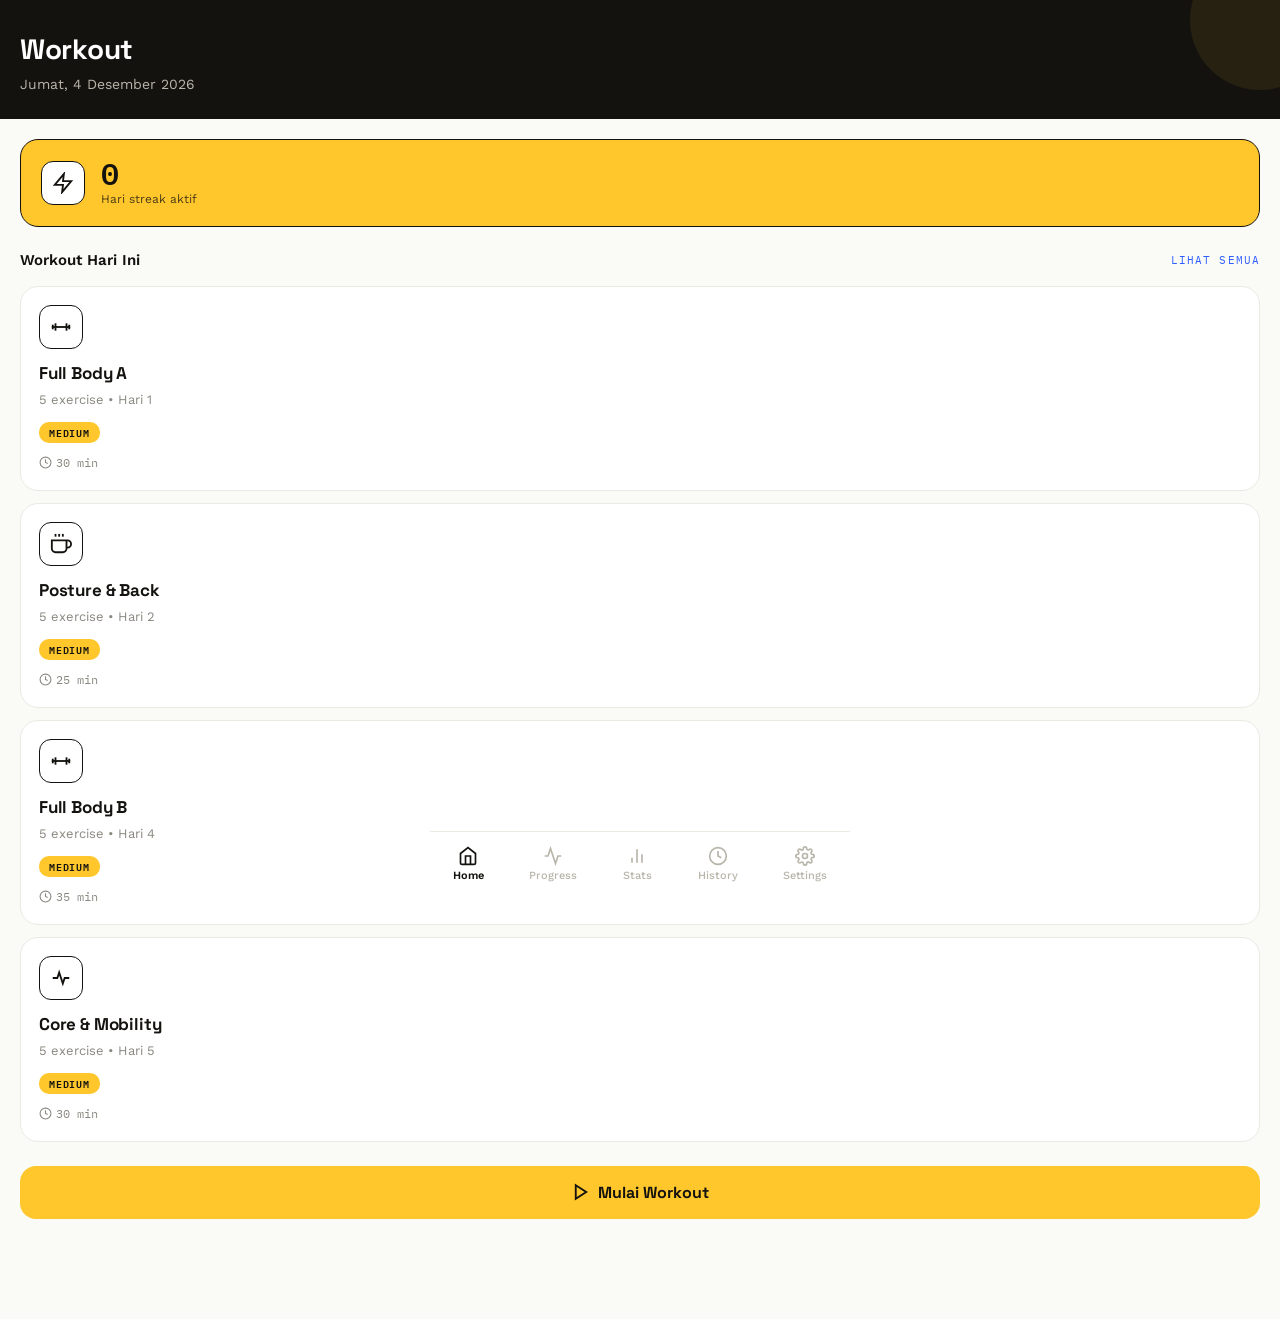
<file: index.html>
<!DOCTYPE html>
<html lang="id">
<head>
  <meta charset="UTF-8">
  <meta name="viewport" content="width=device-width, initial-scale=1.0">
  <title>Workout Personal</title>
  <link rel="manifest" href="manifest.json">
  <meta name="theme-color" content="#4CAF50">
  <link rel="icon" type="image/svg+xml" href="assets/icon.svg">
  <link rel="apple-touch-icon" href="assets/icon-192.png">
  <link rel="preconnect" href="https://fonts.googleapis.com">
  <link rel="preconnect" href="https://fonts.gstatic.com" crossorigin>
  <link href="https://fonts.googleapis.com/css2?family=Space+Grotesk:wght@600;700&family=Work+Sans:wght@400;500;600&family=IBM+Plex+Mono:wght@400;500;600&display=swap" rel="stylesheet">
  <style>
/* ========================================
   WORKOUT APP — DESIGN SYSTEM
   Colors: ink, yellow, blue
   Fonts: Space Grotesk, Work Sans, IBM Plex Mono
   ======================================== */

* {
  margin: 0;
  padding: 0;
  box-sizing: border-box;
}

:root {
  --ink: #14120F;
  --yellow: #FFC72C;
  --blue: #2F5EFF;
  --bg: #FAFAF7;
  --surface: #FFFFFF;
  --border: #EBE9E2;
  --muted: #B8B5AA;
  --muted-dark: #8A8880;
}

body {
  font-family: 'Work Sans', -apple-system, BlinkMacSystemFont, sans-serif;
  background: var(--bg);
  color: var(--ink);
  min-height: 100vh;
  line-height: 1.5;
  -webkit-font-smoothing: antialiased;
}

h1, h2, h3, h4 {
  font-family: 'Space Grotesk', sans-serif;
  font-weight: 700;
  letter-spacing: -0.01em;
}

.mono {
  font-family: 'IBM Plex Mono', monospace;
}

.label {
  font-family: 'IBM Plex Mono', monospace;
  text-transform: uppercase;
  letter-spacing: 0.1em;
  font-size: 11px;
  color: var(--muted-dark);
}

/* ========================================
   HEADER
   ======================================== */

header {
  background: var(--ink);
  color: var(--surface);
  padding: 28px 20px 24px;
  position: relative;
  overflow: hidden;
}

header::after {
  content: '';
  position: absolute;
  top: -50px;
  right: -50px;
  width: 140px;
  height: 140px;
  background: var(--yellow);
  border-radius: 50%;
  opacity: 0.08;
}

header h1 {
  font-size: 28px;
  margin-bottom: 4px;
}

header .subtitle {
  font-size: 14px;
  color: var(--muted);
}

/* ========================================
   NAVIGATION
   ======================================== */

#main-nav {
  position: fixed;
  bottom: 0;
  left: 50%;
  transform: translateX(-50%);
  width: 100%;
  max-width: 420px;
  background: var(--surface);
  border-top: 1.5px solid var(--border);
  display: flex;
  justify-content: space-around;
  padding: 10px 0 14px;
  z-index: 100;
}

.nav-btn {
  display: flex;
  flex-direction: column;
  align-items: center;
  gap: 3px;
  background: none;
  border: none;
  cursor: pointer;
  color: var(--muted);
  font-family: 'Work Sans', sans-serif;
  font-size: 11px;
  font-weight: 500;
  padding: 4px 10px;
  transition: color 0.2s;
}

.nav-btn svg {
  width: 20px;
  height: 20px;
  stroke-width: 2;
}

.nav-btn.active {
  color: var(--ink);
  font-weight: 600;
}

/* ========================================
   CARDS
   ======================================== */

.card {
  background: var(--surface);
  border: 1.5px solid var(--border);
  border-radius: 18px;
  padding: 18px;
  margin-bottom: 12px;
  transition: border-color 0.2s;
}

.card:active {
  border-color: var(--ink);
}

/* ========================================
   BUTTONS
   ======================================== */

.btn-primary {
  background: var(--yellow);
  color: var(--ink);
  border: none;
  padding: 16px 24px;
  border-radius: 16px;
  font-family: 'Space Grotesk', sans-serif;
  font-weight: 700;
  font-size: 16px;
  width: 100%;
  cursor: pointer;
  display: flex;
  align-items: center;
  justify-content: center;
  gap: 8px;
  transition: transform 0.15s;
}

.btn-primary:active {
  transform: scale(0.97);
}

.btn-primary svg {
  width: 18px;
  height: 18px;
  stroke-width: 2.5;
}

.btn-secondary {
  background: var(--surface);
  color: var(--ink);
  border: 1.5px solid var(--border);
  padding: 10px 16px;
  border-radius: 12px;
  font-family: 'Work Sans', sans-serif;
  font-weight: 500;
  font-size: 14px;
  cursor: pointer;
  transition: border-color 0.2s;
}

.btn-secondary:active {
  border-color: var(--ink);
}

/* ========================================
   BADGES
   ======================================== */

.badge {
  display: inline-block;
  padding: 3px 10px;
  border-radius: 10px;
  font-family: 'IBM Plex Mono', monospace;
  font-size: 10px;
  font-weight: 600;
  text-transform: uppercase;
  letter-spacing: 0.08em;
}

.badge-low {
  background: var(--ink);
  color: var(--surface);
}

.badge-medium {
  background: var(--yellow);
  color: var(--ink);
}

.badge-high {
  background: var(--blue);
  color: var(--surface);
}

/* ========================================
   STATS GRID
   ======================================== */

.stats-grid {
  display: grid;
  grid-template-columns: 1fr 1fr;
  gap: 12px;
  margin-bottom: 20px;
}

.stat-card {
  background: var(--surface);
  border: 1.5px solid var(--border);
  border-radius: 18px;
  padding: 16px;
}

.stat-icon {
  width: 36px;
  height: 36px;
  border: 1.5px solid var(--ink);
  border-radius: 10px;
  display: flex;
  align-items: center;
  justify-content: center;
  margin-bottom: 10px;
}

.stat-icon svg {
  width: 18px;
  height: 18px;
  stroke: var(--ink);
  stroke-width: 2;
}

.stat-value {
  font-family: 'IBM Plex Mono', monospace;
  font-size: 22px;
  font-weight: 600;
  margin-bottom: 2px;
}

.stat-label {
  font-size: 11px;
  color: var(--muted-dark);
}

/* ========================================
   SECTIONS
   ======================================== */

.section {
  margin-bottom: 24px;
}

.section-header {
  display: flex;
  justify-content: space-between;
  align-items: center;
  margin-bottom: 14px;
}

.section-title {
  font-size: 15px;
  font-weight: 600;
}

.section-link {
  font-family: 'IBM Plex Mono', monospace;
  font-size: 11px;
  color: var(--blue);
  text-transform: uppercase;
  letter-spacing: 0.1em;
  cursor: pointer;
}

/* ========================================
   STREAK CARD
   ======================================== */

.streak-card {
  background: var(--yellow);
  border: 1.5px solid var(--ink);
  border-radius: 18px;
  padding: 18px 20px;
  display: flex;
  align-items: center;
  gap: 16px;
  margin-bottom: 22px;
}

.streak-icon {
  width: 44px;
  height: 44px;
  border: 1.5px solid var(--ink);
  border-radius: 12px;
  background: var(--surface);
  display: flex;
  align-items: center;
  justify-content: center;
}

.streak-icon svg {
  width: 22px;
  height: 22px;
  stroke: var(--ink);
  stroke-width: 2;
}

.streak-value {
  font-family: 'IBM Plex Mono', monospace;
  font-size: 30px;
  font-weight: 600;
  line-height: 1;
}

.streak-label {
  font-size: 12px;
  color: var(--ink);
  opacity: 0.75;
  margin-top: 2px;
}

/* ========================================
   WORKOUT CARD
   ======================================== */

.workout-card {
  cursor: pointer;
}

.workout-icon {
  width: 44px;
  height: 44px;
  border: 1.5px solid var(--ink);
  border-radius: 12px;
  display: flex;
  align-items: center;
  justify-content: center;
  margin-bottom: 12px;
}

.workout-icon svg {
  width: 22px;
  height: 22px;
  stroke: var(--ink);
  stroke-width: 2;
}

.workout-card h3 {
  font-size: 17px;
  margin-bottom: 4px;
}

.workout-card .desc {
  font-size: 13px;
  color: var(--muted-dark);
  margin-bottom: 10px;
}

.workout-card .meta {
  display: flex;
  gap: 14px;
  font-size: 12px;
  color: var(--muted-dark);
  font-family: 'IBM Plex Mono', monospace;
}

.workout-card .meta span {
  display: flex;
  align-items: center;
  gap: 4px;
}

.workout-card .meta svg {
  width: 13px;
  height: 13px;
  stroke-width: 2;
}

/* ========================================
   CHART
   ======================================== */

.chart-container {
  background: var(--surface);
  border: 1.5px solid var(--border);
  border-radius: 18px;
  padding: 18px;
  margin-bottom: 20px;
}

.chart-header {
  display: flex;
  justify-content: space-between;
  align-items: flex-start;
  margin-bottom: 16px;
}

.chart-value {
  font-family: 'IBM Plex Mono', monospace;
  font-size: 26px;
  font-weight: 600;
}

.chart-change {
  font-family: 'IBM Plex Mono', monospace;
  font-size: 11px;
  color: var(--blue);
  margin-top: 2px;
}

.chart-svg {
  width: 100%;
  height: 110px;
  display: block;
}

.chart-axis {
  display: flex;
  justify-content: space-between;
  margin-top: 6px;
}

/* ========================================
   HISTORY
   ======================================== */

.history-item {
  background: var(--surface);
  border: 1.5px solid var(--border);
  border-radius: 18px;
  padding: 14px 16px;
  margin-bottom: 10px;
  display: flex;
  align-items: center;
  gap: 14px;
}

.history-icon {
  width: 40px;
  height: 40px;
  border: 1.5px solid var(--ink);
  border-radius: 11px;
  display: flex;
  align-items: center;
  justify-content: center;
  flex-shrink: 0;
}

.history-icon svg {
  width: 20px;
  height: 20px;
  stroke: var(--ink);
  stroke-width: 2;
}

.history-info {
  flex: 1;
  min-width: 0;
}

.history-title {
  font-weight: 600;
  font-size: 14px;
  margin-bottom: 2px;
}

.history-meta {
  font-size: 12px;
  color: var(--muted-dark);
}

.history-date {
  font-family: 'IBM Plex Mono', monospace;
  font-size: 11px;
  color: var(--muted);
  flex-shrink: 0;
}

.timeline-label {
  font-family: 'IBM Plex Mono', monospace;
  font-size: 11px;
  color: var(--muted);
  text-transform: uppercase;
  letter-spacing: 0.1em;
  margin: 18px 0 10px;
}

/* ========================================
   SETTINGS
   ======================================== */

.settings-group {
  background: var(--surface);
  border: 1.5px solid var(--border);
  border-radius: 18px;
  overflow: hidden;
  margin-bottom: 14px;
}

.settings-item {
  padding: 15px 18px;
  display: flex;
  justify-content: space-between;
  align-items: center;
  border-bottom: 1px solid var(--border);
}

.settings-item:last-child {
  border-bottom: none;
}

.settings-label {
  font-size: 14px;
  font-weight: 500;
}

.settings-value {
  font-family: 'IBM Plex Mono', monospace;
  font-size: 13px;
  color: var(--muted-dark);
}

.toggle {
  width: 44px;
  height: 26px;
  background: var(--border);
  border-radius: 13px;
  position: relative;
  cursor: pointer;
  transition: background 0.3s;
}

.toggle.on {
  background: var(--yellow);
}

.toggle::after {
  content: '';
  position: absolute;
  width: 20px;
  height: 20px;
  background: var(--surface);
  border: 1.5px solid var(--ink);
  border-radius: 50%;
  top: 3px;
  left: 3px;
  transition: transform 0.3s;
}

.toggle.on::after {
  transform: translateX(18px);
}

/* ========================================
   SCREEN SWITCHING
   ======================================== */

.screen {
  display: none;
}

.screen.active {
  display: block;
}

/* ========================================
   SESSION SCREEN
   ======================================== */

.session-screen {
  padding: 20px;
}

.session-top {
  display: flex;
  justify-content: space-between;
  align-items: center;
  margin-bottom: 28px;
}

.session-exercise {
  text-align: center;
  margin-bottom: 28px;
}

.session-exercise h2 {
  font-size: 22px;
  margin-bottom: 6px;
}

.session-info {
  font-size: 13px;
  color: var(--muted-dark);
}

.timer-container {
  display: flex;
  justify-content: center;
  margin: 16px 0 32px;
}

/* ========================================
   PREPARATION SCREEN
   ======================================== */

.preparation-screen {
  display: none;
  flex-direction: column;
  align-items: center;
  justify-content: center;
  min-height: calc(100vh - 0px);
  padding: 20px;
  background: var(--ink);
  color: var(--surface);
  cursor: pointer;
}

.preparation-screen.active {
  display: flex;
}

.prep-content {
  display: flex;
  flex-direction: column;
  align-items: center;
  text-align: center;
  animation: prepFadeIn 0.35s ease-out;
}

@keyframes prepFadeIn {
  from { opacity: 0; transform: translateY(10px); }
  to { opacity: 1; transform: translateY(0); }
}

.prep-icon {
  width: 56px;
  height: 56px;
  color: var(--yellow);
  margin-bottom: 16px;
}

.prep-icon svg {
  width: 100%;
  height: 100%;
}

.prep-exercise-name {
  font-size: 24px;
  color: var(--surface);
  margin-bottom: 6px;
}

.prep-target {
  font-family: 'IBM Plex Mono', monospace;
  font-size: 13px;
  letter-spacing: 0.06em;
  color: var(--muted);
  text-transform: uppercase;
  margin-bottom: 36px;
}

.prep-countdown-wrap {
  width: 180px;
  height: 180px;
  border-radius: 50%;
  border: 3px solid rgba(255, 199, 44, 0.25);
  display: flex;
  align-items: center;
  justify-content: center;
  margin-bottom: 28px;
}

.prep-countdown {
  font-family: 'Space Grotesk', sans-serif;
  font-weight: 700;
  font-size: 84px;
  color: var(--yellow);
  line-height: 1;
}

.prep-countdown.tick {
  animation: prepTick 0.55s cubic-bezier(0.34, 1.56, 0.64, 1);
}

.prep-countdown.go {
  color: var(--surface);
  font-size: 56px;
  animation: prepGo 0.5s cubic-bezier(0.34, 1.56, 0.64, 1);
}

@keyframes prepTick {
  0% { transform: scale(1.35); opacity: 0; }
  50% { transform: scale(1.05); opacity: 1; }
  100% { transform: scale(1); opacity: 1; }
}

@keyframes prepGo {
  0% { transform: scale(0.6); opacity: 0; }
  60% { transform: scale(1.15); opacity: 1; }
  100% { transform: scale(1); opacity: 1; }
}

.prep-subtitle {
  font-family: 'IBM Plex Mono', monospace;
  font-size: 12px;
  letter-spacing: 0.14em;
  text-transform: uppercase;
  color: var(--muted);
}

.prep-skip-hint {
  font-family: 'IBM Plex Mono', monospace;
  font-size: 11px;
  letter-spacing: 0.04em;
  color: var(--muted);
  opacity: 0.55;
  margin-top: 40px;
}

.timer-ring {
  width: 220px;
  height: 220px;
  position: relative;
  display: flex;
  align-items: center;
  justify-content: center;
}

.timer-ring svg {
  position: absolute;
  transform: rotate(-90deg);
}

.timer-ring circle {
  fill: none;
  stroke-linecap: round;
}

.timer-bg {
  stroke: var(--border);
  stroke-width: 6;
}

.timer-progress {
  stroke: var(--yellow);
  stroke-width: 6;
  stroke-dasharray: 628;
  stroke-dashoffset: 157;
  transition: stroke-dashoffset 0.2s linear;
  filter: drop-shadow(0 0 2px rgba(255, 199, 44, 0.4));
}

.timer-display {
  font-family: 'IBM Plex Mono', monospace;
  font-size: 48px;
  font-weight: 600;
  color: var(--ink);
  transition: transform 0.15s ease-out, color 0.2s ease-out;
}

.timer-label {
  text-align: center;
  font-size: 12px;
  color: var(--muted-dark);
  margin-top: -20px;
  margin-bottom: 28px;
}

.rep-counter {
  display: flex;
  flex-direction: column;
  justify-content: center;
  align-items: center;
  gap: 2px;
  margin-bottom: 28px;
}

/* Reps-based exercises hide the (otherwise idle) countdown ring entirely —
   this fills the vacated vertical space so the target number becomes the
   clear visual focus instead of leaving a large empty gap. */
.rep-counter.solo {
  margin-top: 56px;
  margin-bottom: 48px;
}

.rep-counter.solo .rep-current {
  font-size: 104px;
}

.rep-current {
  font-family: 'IBM Plex Mono', monospace;
  font-size: 56px;
  font-weight: 600;
  color: var(--ink);
  line-height: 1;
}

.rep-total {
  font-family: 'IBM Plex Mono', monospace;
  font-size: 11px;
  text-transform: uppercase;
  letter-spacing: 0.1em;
  color: var(--muted-dark);
}

/* ========================================
   NEXT EXERCISE PREVIEW (during rest)
   ======================================== */

.next-exercise-preview {
  background: rgba(255, 199, 44, 0.08);
  border: 1px solid rgba(255, 199, 44, 0.2);
  border-radius: 12px;
  padding: 16px;
  margin-top: 8px;
  margin-bottom: 24px;
  animation: slideUp 0.3s ease-out;
}

@keyframes slideUp {
  from {
    opacity: 0;
    transform: translateY(12px);
  }
  to {
    opacity: 1;
    transform: translateY(0);
  }
}

.next-exercise-preview .label {
  display: block;
  margin-bottom: 8px;
}

.next-exercise-row {
  display: flex;
  align-items: center;
  gap: 12px;
}

.next-exercise-icon {
  width: 36px;
  height: 36px;
  flex-shrink: 0;
  color: var(--yellow);
  background: rgba(255, 199, 44, 0.15);
  border-radius: 10px;
  display: flex;
  align-items: center;
  justify-content: center;
  padding: 7px;
}

.next-exercise-icon svg {
  width: 100%;
  height: 100%;
}

.next-exercise-preview .exercise-name {
  font-size: 18px;
  font-weight: 600;
  color: var(--ink);
  margin-bottom: 2px;
}

.next-exercise-preview .exercise-details {
  font-size: 13px;
  color: var(--muted-dark);
  line-height: 1.4;
}

.progress-dots {
  display: flex;
  justify-content: center;
  gap: 6px;
  margin-bottom: 22px;
}

.progress-dot {
  width: 8px;
  height: 8px;
  border-radius: 50%;
  background: var(--border);
}

.progress-dot.completed {
  background: var(--ink);
}

.progress-dot.current {
  background: var(--yellow);
  width: 22px;
  border-radius: 4px;
}

.session-actions {
  display: flex;
  gap: 10px;
  margin-top: 16px;
}

.session-actions .btn-primary {
  flex: 2;
}

.session-actions .btn-secondary {
  flex: 1;
}

/* ========================================
   FILTER PILLS
   ======================================== */

.filter-pills {
  display: flex;
  gap: 8px;
  margin-bottom: 18px;
  overflow-x: auto;
}

.pill {
  background: var(--surface);
  border: 1.5px solid var(--border);
  padding: 7px 14px;
  border-radius: 11px;
  font-size: 12px;
  font-weight: 500;
  cursor: pointer;
  white-space: nowrap;
  transition: all 0.2s;
}

.pill.active {
  background: var(--ink);
  color: var(--surface);
  border-color: var(--ink);
}

/* ========================================
   ANIMATIONS
   ======================================== */

@keyframes fadeUp {
  from {
    opacity: 0;
    transform: translateY(10px);
  }
  to {
    opacity: 1;
    transform: translateY(0);
  }
}

.fade-in {
  animation: fadeUp 0.4s ease-out both;
}

.delay-1 { animation-delay: 0.05s; }
.delay-2 { animation-delay: 0.1s; }
.delay-3 { animation-delay: 0.15s; }
.delay-4 { animation-delay: 0.2s; }
.delay-5 { animation-delay: 0.25s; }

/* ========================================
   REVIEW SCREEN
   ======================================== */

.review-exercise-item {
  display: flex;
  justify-content: space-between;
  align-items: center;
  padding: 14px 0;
  border-bottom: 1px solid rgba(0,0,0,0.08);
}

.review-exercise-item:last-child {
  border-bottom: none;
}

.review-exercise-name {
  font-weight: 600;
}

.review-exercise-meta {
  font-size: 13px;
  color: #888;
  text-align: right;
}

/* ========================================
   CONGRATS / DIFFICULTY BUTTONS
   ======================================== */

.difficulty-btn.selected {
  background: #FFD54A;
  border-color: #FFD54A;
  font-weight: 700;
}

#add-time-btn:disabled {
  opacity: 0.35;
  pointer-events: none;
}

.hidden {
  display: none !important;
}

/* ========================================
   UTILITIES
   ======================================== */

.pad {
  padding: 0 20px;
}

#main {
  padding: 20px;
  padding-bottom: 100px;
}
  </style>
</head>
<body>
  <div id="app">
    <header>
      <h1>Workout</h1>
      <div class="subtitle">Senin, 23 Juli 2026</div>
    </header>

    <main id="main">
      <!-- HOME SCREEN -->
      <div id="home-screen" class="screen active">
        <div class="streak-card fade-in">
          <div class="streak-icon">
            <svg viewBox="0 0 24 24" fill="none" stroke="currentColor">
              <path d="M13 2L3 14h9l-1 8 10-12h-9l1-8z"/>
            </svg>
          </div>
          <div>
            <div class="streak-value">7</div>
            <div class="streak-label">Hari streak aktif</div>
          </div>
        </div>

        <div class="section fade-in delay-1">
          <div class="section-header">
            <div class="section-title">Workout Hari Ini</div>
            <div class="section-link">Lihat Semua</div>
          </div>

          <div class="card workout-card" data-workout="1">
            <div class="workout-icon">
              <svg viewBox="0 0 24 24" fill="none" stroke="currentColor">
                <path d="M6.5 6.5L17.5 17.5M6.5 17.5L17.5 6.5M12 2V22"/>
              </svg>
            </div>
            <h3>Full Body A</h3>
            <div class="desc">5 exercise • Beginner</div>
            <div style="margin-bottom: 10px;">
              <span class="badge badge-medium">Medium</span>
            </div>
            <div class="meta">
              <span>
                <svg viewBox="0 0 24 24" fill="none" stroke="currentColor">
                  <circle cx="12" cy="12" r="10"/>
                  <polyline points="12 6 12 12 16 14"/>
                </svg>
                30 min
              </span>
              <span>
                <svg viewBox="0 0 24 24" fill="none" stroke="currentColor">
                  <path d="M13 2L3 14h9l-1 8 10-12h-9l1-8z"/>
                </svg>
                220 cal
              </span>
            </div>
          </div>

          <div class="card workout-card" data-workout="2">
            <div class="workout-icon">
              <svg viewBox="0 0 24 24" fill="none" stroke="currentColor">
                <path d="M18 8h1a4 4 0 0 1 0 8h-1M2 8h16v9a4 4 0 0 1-4 4H6a4 4 0 0 1-4-4V8z"/>
                <line x1="6" y1="1" x2="6" y2="4"/>
                <line x1="10" y1="1" x2="10" y2="4"/>
                <line x1="14" y1="1" x2="14" y2="4"/>
              </svg>
            </div>
            <h3>Posture & Back</h3>
            <div class="desc">4 exercise • Focus form</div>
            <div style="margin-bottom: 10px;">
              <span class="badge badge-low">Low</span>
            </div>
            <div class="meta">
              <span>
                <svg viewBox="0 0 24 24" fill="none" stroke="currentColor">
                  <circle cx="12" cy="12" r="10"/>
                  <polyline points="12 6 12 12 16 14"/>
                </svg>
                25 min
              </span>
              <span>
                <svg viewBox="0 0 24 24" fill="none" stroke="currentColor">
                  <path d="M13 2L3 14h9l-1 8 10-12h-9l1-8z"/>
                </svg>
                150 cal
              </span>
            </div>
          </div>

          <div class="card workout-card" data-workout="3">
            <div class="workout-icon">
              <svg viewBox="0 0 24 24" fill="none" stroke="currentColor">
                <circle cx="12" cy="12" r="10"/>
                <circle cx="12" cy="12" r="6"/>
                <circle cx="12" cy="12" r="2"/>
              </svg>
            </div>
            <h3>Core & Flexibility</h3>
            <div class="desc">6 exercise • Intermediate</div>
            <div style="margin-bottom: 10px;">
              <span class="badge badge-high">High</span>
            </div>
            <div class="meta">
              <span>
                <svg viewBox="0 0 24 24" fill="none" stroke="currentColor">
                  <circle cx="12" cy="12" r="10"/>
                  <polyline points="12 6 12 12 16 14"/>
                </svg>
                35 min
              </span>
              <span>
                <svg viewBox="0 0 24 24" fill="none" stroke="currentColor">
                  <path d="M13 2L3 14h9l-1 8 10-12h-9l1-8z"/>
                </svg>
                280 cal
              </span>
            </div>
          </div>
        </div>

        <button class="btn-primary fade-in delay-2" id="start-workout-btn">
          <svg viewBox="0 0 24 24" fill="none" stroke="currentColor">
            <polygon points="5 3 19 12 5 21 5 3"/>
          </svg>
          Mulai Workout
        </button>
      </div>

      <!-- PREPARATION SCREEN (5-4-3-2-1 countdown before each exercise) -->
      <div id="preparation-screen" class="screen preparation-screen">
        <div class="prep-content">
          <div class="prep-icon" id="prep-icon"></div>
          <h2 class="prep-exercise-name" id="prep-exercise-name">Push-up</h2>
          <div class="prep-target" id="prep-exercise-target">3x12 reps</div>

          <div class="prep-countdown-wrap">
            <div class="prep-countdown" id="prep-countdown">5</div>
          </div>

          <div class="prep-subtitle">Bersiap</div>
          <div class="prep-skip-hint">Ketuk layar untuk lewati</div>
        </div>
      </div>

      <!-- SESSION SCREEN -->
      <div id="session-screen" class="screen session-screen">
        <div class="session-top">
          <button class="btn-secondary" id="exit-session-btn">
            <svg viewBox="0 0 24 24" fill="none" stroke="currentColor" style="width: 16px; height: 16px; stroke-width: 2;">
              <line x1="19" y1="12" x2="5" y2="12"/>
              <polyline points="12 19 5 12 12 5"/>
            </svg>
            Keluar
          </button>
          <div class="label">Exercise 2/5</div>
        </div>

        <div class="progress-dots">
          <div class="progress-dot completed"></div>
          <div class="progress-dot current"></div>
          <div class="progress-dot"></div>
          <div class="progress-dot"></div>
          <div class="progress-dot"></div>
        </div>

        <div class="session-exercise">
          <h2>Push-up</h2>
          <div class="session-info">Set 2 dari 3 • 60s rest</div>
        </div>

        <div class="timer-container">
          <div class="timer-ring">
            <svg width="220" height="220" viewBox="0 0 220 220">
              <circle class="timer-bg" cx="110" cy="110" r="100"/>
              <circle class="timer-progress" cx="110" cy="110" r="100"/>
            </svg>
            <div class="timer-display">0:45</div>
          </div>
        </div>
        <div class="timer-label">Sisa waktu istirahat</div>

        <div class="rep-counter">
          <span class="rep-current">12</span>
          <span class="rep-total">Target Reps</span>
        </div>

        <button class="btn-primary" id="complete-set-btn">
          <svg viewBox="0 0 24 24" fill="none" stroke="currentColor">
            <polyline points="20 6 9 17 4 12"/>
          </svg>
          <span id="complete-set-label">Selesai Set</span>
        </button>

        <div class="session-actions">
          <button class="btn-secondary" id="pause-timer-btn">Pause</button>
          <button class="btn-secondary" id="skip-exercise-btn">Skip</button>
          <button class="btn-secondary" id="add-time-btn">+15s</button>
        </div>
      </div>

      <!-- REVIEW SCREEN (shown before a workout session starts) -->
      <div id="review-screen" class="screen">
        <div class="session-top">
          <button class="btn-secondary" id="review-back-btn">
            <svg viewBox="0 0 24 24" fill="none" stroke="currentColor" style="width: 16px; height: 16px; stroke-width: 2;">
              <line x1="19" y1="12" x2="5" y2="12"/>
              <polyline points="12 19 5 12 12 5"/>
            </svg>
            Kembali
          </button>
        </div>

        <div class="section fade-in">
          <div class="section-title" id="review-workout-name" style="font-size: 22px; margin-bottom: 4px;">Workout</div>
          <div class="desc" id="review-workout-meta" style="margin-bottom: 18px;">0 exercise • 0 menit</div>
          <div id="review-exercise-list"></div>
        </div>

        <button class="btn-primary" id="start-session-btn">Mulai Sesi</button>
      </div>

      <!-- CONGRATS SCREEN (shown after a workout session finishes) -->
      <div id="congrats-screen" class="screen">
        <div class="section fade-in" style="text-align: center; padding-top: 40px;">
          <div class="section-title" style="font-size: 24px; margin-bottom: 24px;">Workout Selesai!</div>

          <div class="stats-row" style="display: flex; justify-content: center; gap: 32px; margin-bottom: 32px;">
            <div>
              <div class="chart-value" id="congrats-duration">0:00</div>
              <div class="chart-change" style="color: var(--muted, #888);">Durasi</div>
            </div>
            <div>
              <div class="chart-value" id="congrats-calories">0 kcal</div>
              <div class="chart-change" style="color: var(--muted, #888);">Estimasi Kalori</div>
            </div>
          </div>

          <div class="desc" style="margin-bottom: 12px;">Gimana rasanya latihan ini?</div>
          <div class="session-actions" style="justify-content: center; margin-bottom: 20px;">
            <button class="btn-secondary difficulty-btn" data-difficulty="easy">Mudah</button>
            <button class="btn-secondary difficulty-btn" data-difficulty="medium">Pas</button>
            <button class="btn-secondary difficulty-btn" data-difficulty="hard">Berat</button>
          </div>

          <button class="btn-primary" id="congrats-done-btn">Selesai</button>
        </div>
      </div>

      <!-- PROGRESS SCREEN -->
      <div id="progress-screen" class="screen">
        <div class="section fade-in">
          <div class="section-title" style="margin-bottom: 14px;">Berat Badan</div>
          <div class="chart-container">
            <div class="chart-header">
              <div>
                <div class="chart-value">65.5 kg</div>
                <div class="chart-change">↓ 1.2 kg</div>
              </div>
              <button class="btn-secondary" style="padding: 8px 14px; font-size: 13px;">+ Catat</button>
            </div>
            <svg class="chart-svg" viewBox="0 0 340 110" preserveAspectRatio="none">
              <path d="M0,90 C40,85 80,70 120,65 C160,60 200,75 240,50 C280,30 320,20 340,15" 
                    fill="none" stroke="#2F5EFF" stroke-width="2.5" stroke-linecap="round"/>
              <circle cx="340" cy="15" r="4" fill="#2F5EFF"/>
            </svg>
            <div class="chart-axis">
              <span class="label">1 Jun</span>
              <span class="label">15 Jun</span>
              <span class="label">30 Jun</span>
              <span class="label">15 Jul</span>
            </div>
          </div>
        </div>

        <div class="section fade-in delay-1">
          <div class="section-title" style="margin-bottom: 14px;">Pengukuran Tubuh</div>
          <div class="stats-grid">
            <div class="stat-card">
              <div class="stat-icon">
                <svg viewBox="0 0 24 24" fill="none" stroke="currentColor">
                  <path d="M2 12h20M12 2v20"/>
                </svg>
              </div>
              <div class="stat-value">86</div>
              <div class="stat-label">Pinggang (cm)</div>
            </div>
            <div class="stat-card">
              <div class="stat-icon">
                <svg viewBox="0 0 24 24" fill="none" stroke="currentColor">
                  <path d="M6.5 6.5L17.5 17.5M6.5 17.5L17.5 6.5"/>
                </svg>
              </div>
              <div class="stat-value">32</div>
              <div class="stat-label">Lengan (cm)</div>
            </div>
            <div class="stat-card">
              <div class="stat-icon">
                <svg viewBox="0 0 24 24" fill="none" stroke="currentColor">
                  <path d="M12 2v20M2 12h20"/>
                </svg>
              </div>
              <div class="stat-value">54</div>
              <div class="stat-label">Paha (cm)</div>
            </div>
            <div class="stat-card">
              <div class="stat-icon">
                <svg viewBox="0 0 24 24" fill="none" stroke="currentColor">
                  <path d="M20.84 4.61a5.5 5.5 0 0 0-7.78 0L12 5.67l-1.06-1.06a5.5 5.5 0 0 0-7.78 7.78l1.06 1.06L12 21.23l7.78-7.78 1.06-1.06a5.5 5.5 0 0 0 0-7.78z"/>
                </svg>
              </div>
              <div class="stat-value">96</div>
              <div class="stat-label">Dada (cm)</div>
            </div>
          </div>
        </div>
      </div>

      <!-- STATISTICS SCREEN -->
      <div id="statistics-screen" class="screen">
        <div class="stats-grid fade-in">
          <div class="stat-card">
            <div class="stat-icon">
              <svg viewBox="0 0 24 24" fill="none" stroke="currentColor">
                <path d="M6.5 6.5L17.5 17.5M6.5 17.5L17.5 6.5M12 2V22"/>
              </svg>
            </div>
            <div class="stat-value">48</div>
            <div class="stat-label">Total Workout</div>
          </div>
          <div class="stat-card">
            <div class="stat-icon">
              <svg viewBox="0 0 24 24" fill="none" stroke="currentColor">
                <path d="M13 2L3 14h9l-1 8 10-12h-9l1-8z"/>
              </svg>
            </div>
            <div class="stat-value">7</div>
            <div class="stat-label">Current Streak</div>
          </div>
          <div class="stat-card">
            <div class="stat-icon">
              <svg viewBox="0 0 24 24" fill="none" stroke="currentColor">
                <circle cx="12" cy="12" r="10"/>
                <polyline points="12 6 12 12 16 14"/>
              </svg>
            </div>
            <div class="stat-value">24h</div>
            <div class="stat-label">Total Time</div>
          </div>
          <div class="stat-card">
            <div class="stat-icon">
              <svg viewBox="0 0 24 24" fill="none" stroke="currentColor">
                <path d="M13 2L3 14h9l-1 8 10-12h-9l1-8z"/>
              </svg>
            </div>
            <div class="stat-value">8.4k</div>
            <div class="stat-label">Calories Burn</div>
          </div>
        </div>

        <div class="section fade-in delay-1">
          <div class="section-title" style="margin-bottom: 14px;">Personal Best</div>
          <div class="card" style="margin-bottom: 10px;">
            <div style="display: flex; justify-content: space-between; align-items: center;">
              <div>
                <div class="label" style="margin-bottom: 4px;">Push-up (1 set)</div>
                <div class="mono" style="font-size: 20px; font-weight: 600;">25 reps</div>
              </div>
              <svg viewBox="0 0 24 24" fill="none" stroke="currentColor" style="width: 32px; height: 32px; stroke-width: 2;">
                <path d="M6.5 6.5L17.5 17.5M6.5 17.5L17.5 6.5"/>
              </svg>
            </div>
          </div>
          <div class="card" style="margin-bottom: 10px;">
            <div style="display: flex; justify-content: space-between; align-items: center;">
              <div>
                <div class="label" style="margin-bottom: 4px;">Plank Hold</div>
                <div class="mono" style="font-size: 20px; font-weight: 600;">1:45 min</div>
              </div>
              <svg viewBox="0 0 24 24" fill="none" stroke="currentColor" style="width: 32px; height: 32px; stroke-width: 2;">
                <circle cx="12" cy="12" r="10"/>
                <circle cx="12" cy="12" r="6"/>
                <circle cx="12" cy="12" r="2"/>
              </svg>
            </div>
          </div>
          <div class="card">
            <div style="display: flex; justify-content: space-between; align-items: center;">
              <div>
                <div class="label" style="margin-bottom: 4px;">Longest Streak</div>
                <div class="mono" style="font-size: 20px; font-weight: 600;">14 hari</div>
              </div>
              <svg viewBox="0 0 24 24" fill="none" stroke="currentColor" style="width: 32px; height: 32px; stroke-width: 2;">
                <path d="M13 2L3 14h9l-1 8 10-12h-9l1-8z"/>
              </svg>
            </div>
          </div>
        </div>
      </div>

      <!-- HISTORY SCREEN -->
      <div id="history-screen" class="screen">
        <div class="filter-pills fade-in">
          <button class="pill active">Semua</button>
          <button class="pill">Minggu ini</button>
          <button class="pill">Bulan ini</button>
        </div>

        <div class="timeline-label fade-in delay-1">Hari Ini</div>
        <div class="history-item fade-in delay-1">
          <div class="history-icon">
            <svg viewBox="0 0 24 24" fill="none" stroke="currentColor">
              <path d="M6.5 6.5L17.5 17.5M6.5 17.5L17.5 6.5M12 2V22"/>
            </svg>
          </div>
          <div class="history-info">
            <div class="history-title">Full Body A</div>
            <div class="history-meta">5 exercise • 28 menit • 220 cal</div>
          </div>
          <div class="history-date">09:30</div>
        </div>

        <div class="timeline-label fade-in delay-2">Kemarin</div>
        <div class="history-item fade-in delay-2">
          <div class="history-icon">
            <svg viewBox="0 0 24 24" fill="none" stroke="currentColor">
              <path d="M18 8h1a4 4 0 0 1 0 8h-1M2 8h16v9a4 4 0 0 1-4 4H6a4 4 0 0 1-4-4V8z"/>
              <line x1="6" y1="1" x2="6" y2="4"/>
              <line x1="10" y1="1" x2="10" y2="4"/>
              <line x1="14" y1="1" x2="14" y2="4"/>
            </svg>
          </div>
          <div class="history-info">
            <div class="history-title">Posture & Back</div>
            <div class="history-meta">4 exercise • 22 menit • 150 cal</div>
          </div>
          <div class="history-date">18:15</div>
        </div>

        <div class="history-item fade-in delay-3">
          <div class="history-icon">
            <svg viewBox="0 0 24 24" fill="none" stroke="currentColor">
              <circle cx="12" cy="12" r="10"/>
              <circle cx="12" cy="12" r="6"/>
              <circle cx="12" cy="12" r="2"/>
            </svg>
          </div>
          <div class="history-info">
            <div class="history-title">Core & Flexibility</div>
            <div class="history-meta">6 exercise • 32 menit • 260 cal</div>
          </div>
          <div class="history-date">07:00</div>
        </div>

        <div class="timeline-label fade-in delay-4">21 Juli 2026</div>
        <div class="history-item fade-in delay-4">
          <div class="history-icon">
            <svg viewBox="0 0 24 24" fill="none" stroke="currentColor">
              <path d="M6.5 6.5L17.5 17.5M6.5 17.5L17.5 6.5M12 2V22"/>
            </svg>
          </div>
          <div class="history-info">
            <div class="history-title">Full Body B</div>
            <div class="history-meta">5 exercise • 30 menit • 240 cal</div>
          </div>
          <div class="history-date">10:00</div>
        </div>
      </div>

      <!-- SETTINGS SCREEN -->
      <div id="settings-screen" class="screen">
        <div class="section fade-in">
          <div class="section-title" style="margin-bottom: 14px;">Timer & Audio</div>
          <div class="settings-group">
            <div class="settings-item">
              <span class="settings-label">Rest Timer</span>
              <span class="settings-value">60 detik</span>
            </div>
            <div class="settings-item">
              <span class="settings-label">Suara Timer</span>
              <div class="toggle on"></div>
            </div>
            <div class="settings-item">
              <span class="settings-label">Getaran</span>
              <div class="toggle on"></div>
            </div>
            <div class="settings-item">
              <span class="settings-label">Countdown Voice</span>
              <div class="toggle"></div>
            </div>
          </div>
        </div>

        <div class="section fade-in delay-1">
          <div class="section-title" style="margin-bottom: 14px;">Tampilan</div>
          <div class="settings-group">
            <div class="settings-item">
              <span class="settings-label">Dark Mode</span>
              <div class="toggle"></div>
            </div>
            <div class="settings-item">
              <span class="settings-label">Animasi</span>
              <div class="toggle on"></div>
            </div>
          </div>
        </div>

        <div class="section fade-in delay-2">
          <div class="section-title" style="margin-bottom: 14px;">Data</div>
          <div class="settings-group">
            <div class="settings-item" style="cursor: pointer;">
              <span class="settings-label">Export Data</span>
              <svg viewBox="0 0 24 24" fill="none" stroke="currentColor" style="width: 18px; height: 18px; stroke-width: 2; color: var(--muted);">
                <polyline points="9 18 15 12 9 6"/>
              </svg>
            </div>
            <div class="settings-item" style="cursor: pointer;">
              <span class="settings-label">Import Data</span>
              <svg viewBox="0 0 24 24" fill="none" stroke="currentColor" style="width: 18px; height: 18px; stroke-width: 2; color: var(--muted);">
                <polyline points="9 18 15 12 9 6"/>
              </svg>
            </div>
            <div class="settings-item" style="cursor: pointer;">
              <span class="settings-label" style="color: var(--blue);">Hapus Semua Data</span>
              <svg viewBox="0 0 24 24" fill="none" stroke="currentColor" style="width: 18px; height: 18px; stroke-width: 2; color: var(--muted);">
                <polyline points="9 18 15 12 9 6"/>
              </svg>
            </div>
          </div>
        </div>

        <div style="text-align: center; margin-top: 32px; color: var(--muted); font-size: 12px;" class="fade-in delay-3">
          <div style="font-family: 'Space Grotesk', sans-serif; font-weight: 600; font-size: 14px; margin-bottom: 4px;">Workout Personal</div>
          <div>Version 2.0</div>
        </div>
      </div>
    </main>

    <nav id="main-nav">
      <button class="nav-btn active" data-screen="home">
        <svg viewBox="0 0 24 24" fill="none" stroke="currentColor">
          <path d="M3 9l9-7 9 7v11a2 2 0 0 1-2 2H5a2 2 0 0 1-2-2z"/>
          <polyline points="9 22 9 12 15 12 15 22"/>
        </svg>
        Home
      </button>
      <button class="nav-btn" data-screen="progress">
        <svg viewBox="0 0 24 24" fill="none" stroke="currentColor">
          <polyline points="22 12 18 12 15 21 9 3 6 12 2 12"/>
        </svg>
        Progress
      </button>
      <button class="nav-btn" data-screen="statistics">
        <svg viewBox="0 0 24 24" fill="none" stroke="currentColor">
          <line x1="18" y1="20" x2="18" y2="10"/>
          <line x1="12" y1="20" x2="12" y2="4"/>
          <line x1="6" y1="20" x2="6" y2="14"/>
        </svg>
        Stats
      </button>
      <button class="nav-btn" data-screen="history">
        <svg viewBox="0 0 24 24" fill="none" stroke="currentColor">
          <circle cx="12" cy="12" r="10"/>
          <polyline points="12 6 12 12 16 14"/>
        </svg>
        History
      </button>
      <button class="nav-btn" data-screen="settings">
        <svg viewBox="0 0 24 24" fill="none" stroke="currentColor">
          <circle cx="12" cy="12" r="3"/>
          <path d="M19.4 15a1.65 1.65 0 0 0 .33 1.82l.06.06a2 2 0 0 1 0 2.83 2 2 0 0 1-2.83 0l-.06-.06a1.65 1.65 0 0 0-1.82-.33 1.65 1.65 0 0 0-1 1.51V21a2 2 0 0 1-2 2 2 2 0 0 1-2-2v-.09A1.65 1.65 0 0 0 9 19.4a1.65 1.65 0 0 0-1.82.33l-.06.06a2 2 0 0 1-2.83 0 2 2 0 0 1 0-2.83l.06-.06a1.65 1.65 0 0 0 .33-1.82 1.65 1.65 0 0 0-1.51-1H3a2 2 0 0 1-2-2 2 2 0 0 1 2-2h.09A1.65 1.65 0 0 0 4.6 9a1.65 1.65 0 0 0-.33-1.82l-.06-.06a2 2 0 0 1 0-2.83 2 2 0 0 1 2.83 0l.06.06a1.65 1.65 0 0 0 1.82.33H9a1.65 1.65 0 0 0 1-1.51V3a2 2 0 0 1 2-2 2 2 0 0 1 2 2v.09a1.65 1.65 0 0 0 1 1.51 1.65 1.65 0 0 0 1.82-.33l.06-.06a2 2 0 0 1 2.83 0 2 2 0 0 1 0 2.83l-.06.06a1.65 1.65 0 0 0-.33 1.82V9a1.65 1.65 0 0 0 1.51 1H21a2 2 0 0 1 2 2 2 2 0 0 1-2 2h-.09a1.65 1.65 0 0 0-1.51 1z"/>
        </svg>
        Settings
      </button>
    </nav>
  </div>

  <script src="js/storage.js"></script>
  <script src="js/workout.js"></script>
  <script src="js/session.js"></script>
  <script src="js/timer.js"></script>
  <script src="js/progress.js"></script>
  <script src="js/statistics.js"></script>
  <script src="js/settings.js"></script>
  <script src="js/exportimport.js"></script>
  <script src="js/app.js"></script>
  <script>
    if ('serviceWorker' in navigator) {
      window.addEventListener('load', function() {
        navigator.serviceWorker.register('sw.js').catch(function(err) {
          console.warn('Service worker registration failed:', err);
        });
      });
    }
  </script>
</body>
</html>
</file>
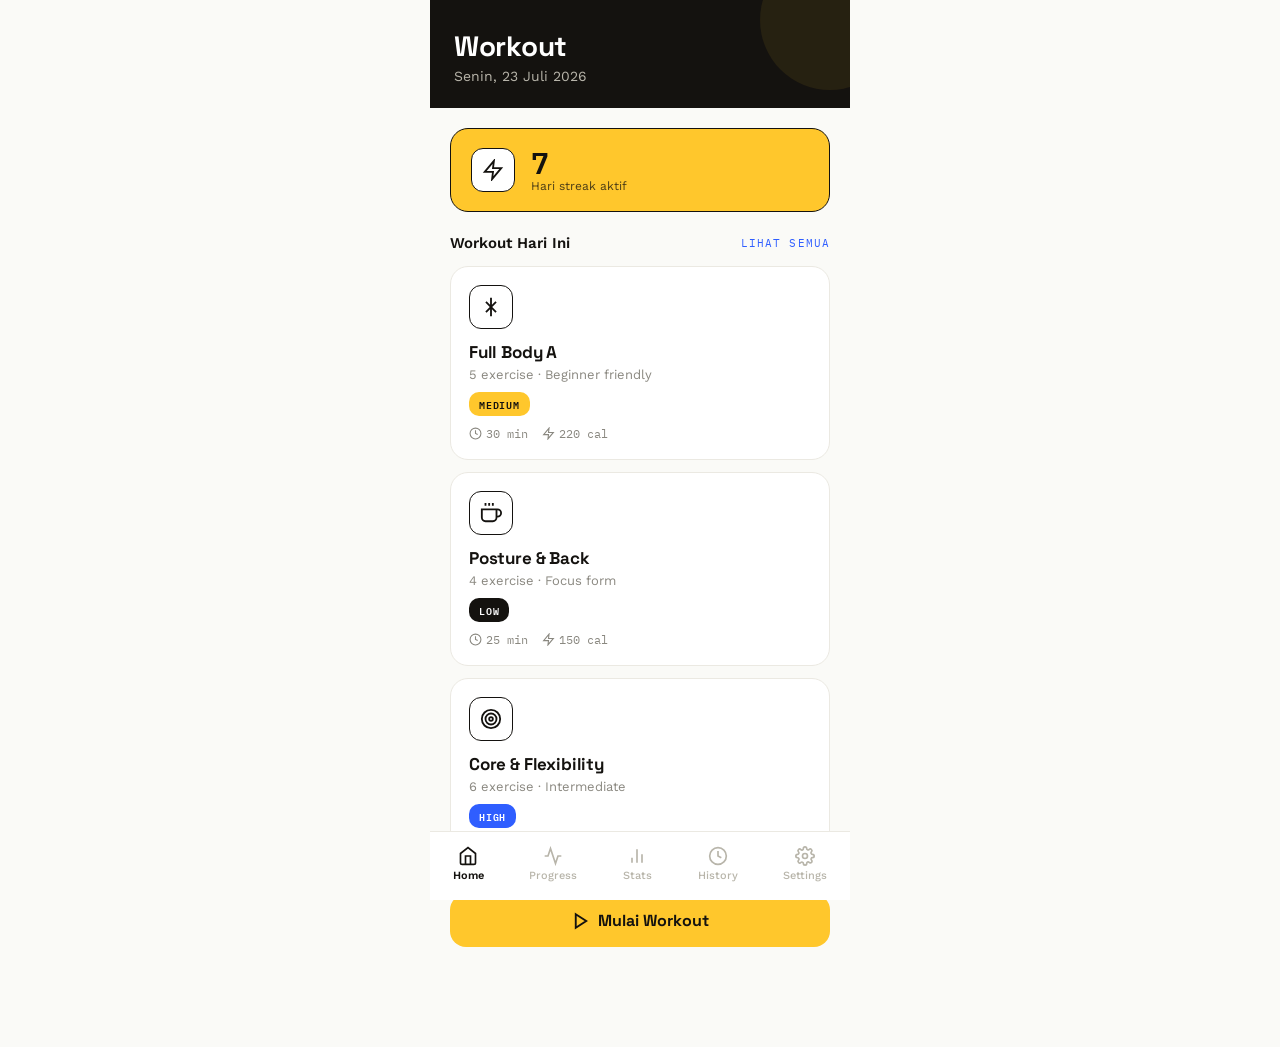
<file: mockup/index.html>
<!DOCTYPE html>
<html lang="id">
<head>
<meta charset="UTF-8">
<meta name="viewport" content="width=device-width, initial-scale=1.0">
<title>Workout App</title>
<link rel="preconnect" href="https://fonts.googleapis.com">
<link rel="preconnect" href="https://fonts.gstatic.com" crossorigin>
<link href="https://fonts.googleapis.com/css2?family=Space+Grotesk:wght@600;700&family=Work+Sans:wght@400;500;600&family=IBM+Plex+Mono:wght@400;500;600&display=swap" rel="stylesheet">
<style>
*{margin:0;padding:0;box-sizing:border-box}
:root{
  --ink:#14120F;--yellow:#FFC72C;--blue:#2F5EFF;
  --bg:#FAFAF7;--surface:#FFFFFF;--border:#EBE9E2;
  --muted:#B8B5AA;--muted-dark:#8A8880;
}
body{font-family:'Work Sans',sans-serif;background:var(--bg);color:var(--ink);min-height:100vh;display:flex;justify-content:center}
.phone{width:100%;max-width:420px;min-height:100vh;background:var(--bg);position:relative}
h1,h2,h3{font-family:'Space Grotesk',sans-serif;font-weight:700;letter-spacing:-0.01em}
.mono{font-family:'IBM Plex Mono',monospace}
.lbl{font-family:'IBM Plex Mono',monospace;text-transform:uppercase;letter-spacing:0.1em;font-size:11px;color:var(--muted-dark)}

@keyframes fadeUp{from{opacity:0;transform:translateY(10px)}to{opacity:1;transform:translateY(0)}}
.fi{animation:fadeUp .4s ease-out both}
.d1{animation-delay:.05s}.d2{animation-delay:.1s}.d3{animation-delay:.15s}.d4{animation-delay:.2s}.d5{animation-delay:.25s}

.screen{display:none;padding:0 0 100px}
.screen.active{display:block}

/* Header */
.hdr{background:var(--ink);color:var(--surface);padding:28px 24px 24px;position:relative;overflow:hidden}
.hdr::after{content:'';position:absolute;top:-50px;right:-50px;width:140px;height:140px;background:var(--yellow);border-radius:50%;opacity:.08}
.hdr h1{font-size:28px;margin-bottom:4px}
.hdr .sub{font-size:14px;color:var(--muted)}

/* Nav */
.nav{position:fixed;bottom:0;left:50%;transform:translateX(-50%);width:100%;max-width:420px;background:var(--surface);border-top:1.5px solid var(--border);display:flex;justify-content:space-around;padding:10px 0 14px;z-index:100}
.nav-btn{display:flex;flex-direction:column;align-items:center;gap:3px;background:none;border:none;cursor:pointer;color:var(--muted);font-family:'Work Sans',sans-serif;font-size:11px;font-weight:500;padding:4px 10px;transition:color .2s}
.nav-btn svg{width:20px;height:20px;stroke-width:2}
.nav-btn.on{color:var(--ink);font-weight:600}

/* Cards */
.card{background:var(--surface);border:1.5px solid var(--border);border-radius:18px;padding:18px;margin-bottom:12px;transition:border-color .2s}
.card:active{border-color:var(--ink)}

/* Workout card */
.wk{cursor:pointer}
.wk-icon{width:44px;height:44px;border:1.5px solid var(--ink);border-radius:12px;display:flex;align-items:center;justify-content:center;margin-bottom:12px}
.wk-icon svg{width:22px;height:22px;stroke:var(--ink);stroke-width:2}
.wk h3{font-size:17px;margin-bottom:4px}
.wk .desc{font-size:13px;color:var(--muted-dark);margin-bottom:10px}
.wk .meta{display:flex;gap:14px;font-size:12px;color:var(--muted-dark);font-family:'IBM Plex Mono',monospace}
.wk .meta span{display:flex;align-items:center;gap:4px}
.wk .meta svg{width:13px;height:13px;stroke-width:2}

/* Badge */
.badge{display:inline-block;padding:3px 10px;border-radius:10px;font-family:'IBM Plex Mono',monospace;font-size:10px;font-weight:600;text-transform:uppercase;letter-spacing:.08em}
.b-low{background:var(--ink);color:var(--surface)}
.b-med{background:var(--yellow);color:var(--ink)}
.b-high{background:var(--blue);color:var(--surface)}

/* CTA */
.cta{background:var(--yellow);color:var(--ink);border:none;padding:16px 24px;border-radius:16px;font-family:'Space Grotesk',sans-serif;font-weight:700;font-size:16px;width:100%;cursor:pointer;display:flex;align-items:center;justify-content:center;gap:8px;transition:transform .15s}
.cta:active{transform:scale(.97)}
.cta svg{width:18px;height:18px;stroke-width:2.5}

.btn2{background:var(--surface);color:var(--ink);border:1.5px solid var(--border);padding:10px 16px;border-radius:12px;font-family:'Work Sans',sans-serif;font-weight:500;font-size:14px;cursor:pointer;transition:border-color .2s}
.btn2:active{border-color:var(--ink)}

/* Section */
.sec{padding:0 20px;margin-bottom:22px}
.sec-hdr{display:flex;justify-content:space-between;align-items:center;margin-bottom:14px}
.sec-title{font-size:15px;font-weight:600}
.sec-link{font-family:'IBM Plex Mono',monospace;font-size:11px;color:var(--blue);text-transform:uppercase;letter-spacing:.1em;cursor:pointer}

/* Streak */
.streak{background:var(--yellow);border:1.5px solid var(--ink);border-radius:18px;padding:18px 20px;display:flex;align-items:center;gap:16px;margin:0 20px 22px}
.streak-ic{width:44px;height:44px;border:1.5px solid var(--ink);border-radius:12px;background:var(--surface);display:flex;align-items:center;justify-content:center}
.streak-ic svg{width:22px;height:22px;stroke:var(--ink);stroke-width:2}
.streak-val{font-family:'IBM Plex Mono',monospace;font-size:30px;font-weight:600;line-height:1}
.streak-lbl{font-size:12px;color:var(--ink);opacity:.75;margin-top:2px}

/* Stats grid */
.sg{display:grid;grid-template-columns:1fr 1fr;gap:12px}
.sc{background:var(--surface);border:1.5px solid var(--border);border-radius:18px;padding:16px}
.sc-ic{width:36px;height:36px;border:1.5px solid var(--ink);border-radius:10px;display:flex;align-items:center;justify-content:center;margin-bottom:10px}
.sc-ic svg{width:18px;height:18px;stroke:var(--ink);stroke-width:2}
.sc-val{font-family:'IBM Plex Mono',monospace;font-size:22px;font-weight:600;margin-bottom:2px}
.sc-lbl{font-size:11px;color:var(--muted-dark)}

/* Chart */
.cht{background:var(--surface);border:1.5px solid var(--border);border-radius:18px;padding:18px;margin-bottom:16px}
.cht-hdr{display:flex;justify-content:space-between;align-items:flex-start;margin-bottom:16px}
.cht-val{font-family:'IBM Plex Mono',monospace;font-size:26px;font-weight:600}
.cht-diff{font-family:'IBM Plex Mono',monospace;font-size:11px;color:var(--blue);margin-top:2px}
.cht svg{width:100%;height:110px;display:block}
.cht-axis{display:flex;justify-content:space-between;margin-top:6px}

/* History */
.hi{background:var(--surface);border:1.5px solid var(--border);border-radius:18px;padding:14px 16px;margin-bottom:10px;display:flex;align-items:center;gap:14px}
.hi-ic{width:40px;height:40px;border:1.5px solid var(--ink);border-radius:11px;display:flex;align-items:center;justify-content:center;flex-shrink:0}
.hi-ic svg{width:20px;height:20px;stroke:var(--ink);stroke-width:2}
.hi-info{flex:1;min-width:0}
.hi-ttl{font-weight:600;font-size:14px;margin-bottom:2px}
.hi-meta{font-size:12px;color:var(--muted-dark)}
.hi-date{font-family:'IBM Plex Mono',monospace;font-size:11px;color:var(--muted);flex-shrink:0}
.tl-lbl{font-family:'IBM Plex Mono',monospace;font-size:11px;color:var(--muted);text-transform:uppercase;letter-spacing:.1em;margin:18px 0 10px}

/* Session */
.sess{padding:20px}
.sess-top{display:flex;justify-content:space-between;align-items:center;margin-bottom:28px}
.sess-name{text-align:center;margin-bottom:28px}
.sess-name h2{font-size:22px;margin-bottom:6px}
.sess-name .info{font-size:13px;color:var(--muted-dark)}

/* Timer ring */
.timer-wrap{display:flex;justify-content:center;margin:16px 0 32px}
.timer-ring{width:220px;height:220px;position:relative;display:flex;align-items:center;justify-content:center}
.timer-ring svg{position:absolute;transform:rotate(-90deg)}
.timer-ring circle{fill:none;stroke-linecap:round}
.t-bg{stroke:var(--border);stroke-width:6}
.t-prog{stroke:var(--yellow);stroke-width:6;stroke-dasharray:628;stroke-dashoffset:157}
.t-val{font-family:'IBM Plex Mono',monospace;font-size:48px;font-weight:600;color:var(--ink)}
.t-lbl{text-align:center;font-size:12px;color:var(--muted-dark);margin-top:-20px;margin-bottom:28px}

/* Rep counter */
.reps{display:flex;justify-content:center;align-items:baseline;gap:6px;margin-bottom:28px}
.rep-cur{font-family:'IBM Plex Mono',monospace;font-size:56px;font-weight:600;color:var(--ink)}
.rep-tot{font-family:'IBM Plex Mono',monospace;font-size:22px;color:var(--muted)}

/* Progress dots */
.dots{display:flex;justify-content:center;gap:6px;margin-bottom:22px}
.dot{width:8px;height:8px;border-radius:50%;background:var(--border)}
.dot.done{background:var(--ink)}
.dot.cur{background:var(--yellow);width:22px;border-radius:4px}

.sess-acts{display:flex;gap:10px;margin-top:16px}
.sess-acts .cta{flex:2}
.sess-acts .btn2{flex:1}

/* Settings */
.sg-grp{background:var(--surface);border:1.5px solid var(--border);border-radius:18px;overflow:hidden;margin-bottom:14px}
.sg-it{padding:15px 18px;display:flex;justify-content:space-between;align-items:center;border-bottom:1px solid var(--border)}
.sg-it:last-child{border-bottom:none}
.sg-lbl{font-size:14px;font-weight:500}
.sg-val{font-family:'IBM Plex Mono',monospace;font-size:13px;color:var(--muted-dark)}

.toggle{width:44px;height:26px;background:var(--border);border-radius:13px;position:relative;cursor:pointer;transition:background .3s}
.toggle.on{background:var(--yellow)}
.toggle::after{content:'';position:absolute;width:20px;height:20px;background:var(--surface);border:1.5px solid var(--ink);border-radius:50%;top:3px;left:3px;transition:transform .3s}
.toggle.on::after{transform:translateX(18px)}

/* Pills */
.pills{display:flex;gap:8px;margin-bottom:18px;overflow-x:auto}
.pill{background:var(--surface);border:1.5px solid var(--border);padding:7px 14px;border-radius:11px;font-size:12px;font-weight:500;cursor:pointer;white-space:nowrap;transition:all .2s}
.pill.on{background:var(--ink);color:var(--surface);border-color:var(--ink)}

.pad{padding:0 20px}
</style>
</head>
<body>
<div class="phone">

<!-- HOME -->
<div class="screen active" id="s-home">
  <div class="hdr fi"><h1>Workout</h1><div class="sub">Senin, 23 Juli 2026</div></div>
  <div style="padding:20px 0 0">
    <div class="streak fi d1">
      <div class="streak-ic"><svg viewBox="0 0 24 24" fill="none" stroke="currentColor"><path d="M13 2L3 14h9l-1 8 10-12h-9l1-8z"/></svg></div>
      <div><div class="streak-val">7</div><div class="streak-lbl">Hari streak aktif</div></div>
    </div>
    <div class="sec fi d2">
      <div class="sec-hdr"><div class="sec-title">Workout Hari Ini</div><div class="sec-link">Lihat Semua</div></div>
      <div class="card wk" onclick="go('session')">
        <div class="wk-icon"><svg viewBox="0 0 24 24" fill="none" stroke="currentColor"><path d="M6.5 6.5l11 11M6.5 17.5l11-11M12 2v20"/></svg></div>
        <h3>Full Body A</h3>
        <div class="desc">5 exercise · Beginner friendly</div>
        <div style="margin-bottom:10px"><span class="badge b-med">Medium</span></div>
        <div class="meta"><span><svg viewBox="0 0 24 24" fill="none" stroke="currentColor"><circle cx="12" cy="12" r="10"/><polyline points="12 6 12 12 16 14"/></svg>30 min</span><span><svg viewBox="0 0 24 24" fill="none" stroke="currentColor"><path d="M13 2L3 14h9l-1 8 10-12h-9l1-8z"/></svg>220 cal</span></div>
      </div>
      <div class="card wk">
        <div class="wk-icon"><svg viewBox="0 0 24 24" fill="none" stroke="currentColor"><path d="M18 8h1a4 4 0 010 8h-1M2 8h16v9a4 4 0 01-4 4H6a4 4 0 01-4-4V8zM6 1v3M10 1v3M14 1v3"/></svg></div>
        <h3>Posture & Back</h3>
        <div class="desc">4 exercise · Focus form</div>
        <div style="margin-bottom:10px"><span class="badge b-low">Low</span></div>
        <div class="meta"><span><svg viewBox="0 0 24 24" fill="none" stroke="currentColor"><circle cx="12" cy="12" r="10"/><polyline points="12 6 12 12 16 14"/></svg>25 min</span><span><svg viewBox="0 0 24 24" fill="none" stroke="currentColor"><path d="M13 2L3 14h9l-1 8 10-12h-9l1-8z"/></svg>150 cal</span></div>
      </div>
      <div class="card wk">
        <div class="wk-icon"><svg viewBox="0 0 24 24" fill="none" stroke="currentColor"><circle cx="12" cy="12" r="10"/><circle cx="12" cy="12" r="6"/><circle cx="12" cy="12" r="2"/></svg></div>
        <h3>Core & Flexibility</h3>
        <div class="desc">6 exercise · Intermediate</div>
        <div style="margin-bottom:10px"><span class="badge b-high">High</span></div>
        <div class="meta"><span><svg viewBox="0 0 24 24" fill="none" stroke="currentColor"><circle cx="12" cy="12" r="10"/><polyline points="12 6 12 12 16 14"/></svg>35 min</span><span><svg viewBox="0 0 24 24" fill="none" stroke="currentColor"><path d="M13 2L3 14h9l-1 8 10-12h-9l1-8z"/></svg>280 cal</span></div>
      </div>
    </div>
    <div class="pad fi d3"><button class="cta" onclick="go('session')"><svg viewBox="0 0 24 24" fill="none" stroke="currentColor"><polygon points="5 3 19 12 5 21 5 3"/></svg>Mulai Workout</button></div>
  </div>
</div>

<!-- SESSION -->
<div class="screen sess" id="s-session">
  <div class="sess-top fi">
    <button class="btn2" onclick="go('home')"><svg viewBox="0 0 24 24" fill="none" stroke="currentColor" style="width:14px;height:14px;stroke-width:2"><line x1="19" y1="12" x2="5" y2="12"/><polyline points="12 19 5 12 12 5"/></svg> Keluar</button>
    <div class="lbl">Exercise 2/5</div>
  </div>
  <div class="dots fi d1"><div class="dot done"></div><div class="dot cur"></div><div class="dot"></div><div class="dot"></div><div class="dot"></div></div>
  <div class="sess-name fi d2"><h2>Push-up</h2><div class="info">Set 2 dari 3 · 60s rest</div></div>
  <div class="timer-wrap fi d3">
    <div class="timer-ring">
      <svg width="220" height="220" viewBox="0 0 220 220"><circle class="t-bg" cx="110" cy="110" r="100"/><circle class="t-prog" cx="110" cy="110" r="100"/></svg>
      <div class="t-val">0:45</div>
    </div>
  </div>
  <div class="t-lbl fi d3">Sisa waktu istirahat</div>
  <div class="reps fi d4"><span class="rep-cur">8</span><span class="rep-tot">/ 12 reps</span></div>
  <button class="cta fi d5"><svg viewBox="0 0 24 24" fill="none" stroke="currentColor"><polyline points="20 6 9 17 4 12"/></svg>Selesai Set</button>
  <div class="sess-acts fi d5"><button class="btn2">Pause</button><button class="btn2">Skip</button></div>
</div>

<!-- PROGRESS -->
<div class="screen" id="s-progress">
  <div class="hdr fi"><h1>Progress</h1><div class="sub">Pantau perkembanganmu</div></div>
  <div style="padding:20px 0 0">
    <div class="sec fi d1">
      <div class="sec-title" style="margin-bottom:12px">Berat Badan</div>
      <div class="cht">
        <div class="cht-hdr"><div><div class="cht-val">65.5 kg</div><div class="cht-diff">↓ 1.2 kg dari bulan lalu</div></div><button class="btn2" style="padding:6px 12px;font-size:12px">+ Catat</button></div>
        <svg viewBox="0 0 340 110" preserveAspectRatio="none"><path d="M0,85 C40,80 80,65 120,60 C160,55 200,70 240,45 C280,25 320,18 340,12" fill="none" stroke="#2F5EFF" stroke-width="2.5" stroke-linecap="round"/><circle cx="340" cy="12" r="4" fill="#2F5EFF"/></svg>
        <div class="cht-axis"><span class="lbl">1 Jun</span><span class="lbl">15 Jun</span><span class="lbl">30 Jun</span><span class="lbl">15 Jul</span></div>
      </div>
    </div>
    <div class="sec fi d2">
      <div class="sec-title" style="margin-bottom:12px">Pengukuran Tubuh</div>
      <div class="sg">
        <div class="sc"><div class="sc-ic"><svg viewBox="0 0 24 24" fill="none" stroke="currentColor"><path d="M2 12h20M12 2v20"/></svg></div><div class="sc-val">86</div><div class="sc-lbl">Pinggang (cm)</div></div>
        <div class="sc"><div class="sc-ic"><svg viewBox="0 0 24 24" fill="none" stroke="currentColor"><path d="M6.5 6.5l11 11M6.5 17.5l11-11"/></svg></div><div class="sc-val">32</div><div class="sc-lbl">Lengan (cm)</div></div>
        <div class="sc"><div class="sc-ic"><svg viewBox="0 0 24 24" fill="none" stroke="currentColor"><path d="M12 2v20M2 12h20"/></svg></div><div class="sc-val">54</div><div class="sc-lbl">Paha (cm)</div></div>
        <div class="sc"><div class="sc-ic"><svg viewBox="0 0 24 24" fill="none" stroke="currentColor"><path d="M20.84 4.61a5.5 5.5 0 00-7.78 0L12 5.67l-1.06-1.06a5.5 5.5 0 00-7.78 7.78L12 21.23l8.84-8.84a5.5 5.5 0 000-7.78z"/></svg></div><div class="sc-val">96</div><div class="sc-lbl">Dada (cm)</div></div>
      </div>
    </div>
  </div>
</div>

<!-- STATISTICS -->
<div class="screen" id="s-stats">
  <div class="hdr fi"><h1>Statistics</h1><div class="sub">Performa overall</div></div>
  <div style="padding:20px 0">
    <div class="sec fi d1">
      <div class="sg">
        <div class="sc"><div class="sc-ic"><svg viewBox="0 0 24 24" fill="none" stroke="currentColor"><rect x="2" y="7" width="20" height="14" rx="2"/><path d="M16 7V5a4 4 0 00-8 0v2"/></svg></div><div class="sc-val">48</div><div class="sc-lbl">Total Workout</div></div>
        <div class="sc"><div class="sc-ic"><svg viewBox="0 0 24 24" fill="none" stroke="currentColor"><path d="M13 2L3 14h9l-1 8 10-12h-9l1-8z"/></svg></div><div class="sc-val">7</div><div class="sc-lbl">Current Streak</div></div>
        <div class="sc"><div class="sc-ic"><svg viewBox="0 0 24 24" fill="none" stroke="currentColor"><circle cx="12" cy="12" r="10"/><polyline points="12 6 12 12 16 14"/></svg></div><div class="sc-val">24h</div><div class="sc-lbl">Total Time</div></div>
        <div class="sc"><div class="sc-ic"><svg viewBox="0 0 24 24" fill="none" stroke="currentColor"><path d="M12 2v4M12 18v4M4.93 4.93l2.83 2.83M16.24 16.24l2.83 2.83M2 12h4M18 12h4M4.93 19.07l2.83-2.83M16.24 7.76l2.83-2.83"/></svg></div><div class="sc-val">8.4k</div><div class="sc-lbl">Calories Burn</div></div>
      </div>
    </div>
    <div class="sec fi d2">
      <div class="sec-title" style="margin-bottom:12px">Aktivitas Minggu Ini</div>
      <div class="cht">
        <div style="display:flex;justify-content:space-between;align-items:flex-end;height:110px;padding:0 4px">
          <div style="display:flex;flex-direction:column;align-items:center;gap:6px;flex:1"><div style="width:22px;height:35px;background:var(--border);border-radius:5px"></div><span class="lbl">Sen</span></div>
          <div style="display:flex;flex-direction:column;align-items:center;gap:6px;flex:1"><div style="width:22px;height:65px;background:var(--yellow);border-radius:5px"></div><span class="lbl">Sel</span></div>
          <div style="display:flex;flex-direction:column;align-items:center;gap:6px;flex:1"><div style="width:22px;height:45px;background:var(--yellow);border-radius:5px;opacity:.7"></div><span class="lbl">Rab</span></div>
          <div style="display:flex;flex-direction:column;align-items:center;gap:6px;flex:1"><div style="width:22px;height:25px;background:var(--border);border-radius:5px"></div><span class="lbl">Kam</span></div>
          <div style="display:flex;flex-direction:column;align-items:center;gap:6px;flex:1"><div style="width:22px;height:85px;background:var(--yellow);border-radius:5px"></div><span class="lbl">Jum</span></div>
          <div style="display:flex;flex-direction:column;align-items:center;gap:6px;flex:1"><div style="width:22px;height:55px;background:var(--yellow);border-radius:5px;opacity:.8"></div><span class="lbl">Sab</span></div>
          <div style="display:flex;flex-direction:column;align-items:center;gap:6px;flex:1"><div style="width:22px;height:75px;background:var(--yellow);border-radius:5px"></div><span class="lbl" style="color:var(--ink);font-weight:600">Min</span></div>
        </div>
      </div>
    </div>
    <div class="sec fi d3">
      <div class="sec-title" style="margin-bottom:12px">Personal Best</div>
      <div class="card" style="margin-bottom:10px"><div style="display:flex;justify-content:space-between;align-items:center"><div><div class="lbl">Push-up (1 set)</div><div class="mono" style="font-size:20px;font-weight:600;margin-top:4px">25 reps</div></div><div class="sc-ic"><svg viewBox="0 0 24 24" fill="none" stroke="currentColor"><path d="M6.5 6.5l11 11M6.5 17.5l11-11M12 2v20"/></svg></div></div></div>
      <div class="card" style="margin-bottom:10px"><div style="display:flex;justify-content:space-between;align-items:center"><div><div class="lbl">Plank Hold</div><div class="mono" style="font-size:20px;font-weight:600;margin-top:4px">1:45 min</div></div><div class="sc-ic"><svg viewBox="0 0 24 24" fill="none" stroke="currentColor"><circle cx="12" cy="12" r="10"/><polyline points="12 6 12 12 16 14"/></svg></div></div></div>
      <div class="card"><div style="display:flex;justify-content:space-between;align-items:center"><div><div class="lbl">Longest Streak</div><div class="mono" style="font-size:20px;font-weight:600;margin-top:4px">14 hari</div></div><div class="sc-ic"><svg viewBox="0 0 24 24" fill="none" stroke="currentColor"><path d="M13 2L3 14h9l-1 8 10-12h-9l1-8z"/></svg></div></div></div>
    </div>
  </div>
</div>

<!-- HISTORY -->
<div class="screen" id="s-history">
  <div class="hdr fi"><h1>History</h1><div class="sub">Riwayat latihan</div></div>
  <div style="padding:20px 0">
    <div class="pills fi d1" style="padding:0 20px">
      <div class="pill on">Semua</div>
      <div class="pill">Minggu ini</div>
      <div class="pill">Bulan ini</div>
    </div>
    <div class="sec fi d2">
      <div class="tl-lbl">Hari Ini</div>
      <div class="hi"><div class="hi-ic"><svg viewBox="0 0 24 24" fill="none" stroke="currentColor"><path d="M6.5 6.5l11 11M6.5 17.5l11-11M12 2v20"/></svg></div><div class="hi-info"><div class="hi-ttl">Full Body A</div><div class="hi-meta">5 exercise · 28 min · 220 cal</div></div><div class="hi-date">09:30</div></div>
      <div class="tl-lbl">Kemarin</div>
      <div class="hi"><div class="hi-ic"><svg viewBox="0 0 24 24" fill="none" stroke="currentColor"><path d="M18 8h1a4 4 0 010 8h-1M2 8h16v9a4 4 0 01-4 4H6a4 4 0 01-4-4V8z"/></svg></div><div class="hi-info"><div class="hi-ttl">Posture & Back</div><div class="hi-meta">4 exercise · 22 min · 150 cal</div></div><div class="hi-date">18:15</div></div>
      <div class="hi"><div class="hi-ic"><svg viewBox="0 0 24 24" fill="none" stroke="currentColor"><circle cx="12" cy="12" r="10"/><circle cx="12" cy="12" r="6"/><circle cx="12" cy="12" r="2"/></svg></div><div class="hi-info"><div class="hi-ttl">Core & Flexibility</div><div class="hi-meta">6 exercise · 32 min · 260 cal</div></div><div class="hi-date">07:00</div></div>
      <div class="tl-lbl">21 Juli 2026</div>
      <div class="hi"><div class="hi-ic"><svg viewBox="0 0 24 24" fill="none" stroke="currentColor"><path d="M6.5 6.5l11 11M6.5 17.5l11-11M12 2v20"/></svg></div><div class="hi-info"><div class="hi-ttl">Full Body B</div><div class="hi-meta">5 exercise · 30 min · 240 cal</div></div><div class="hi-date">10:00</div></div>
    </div>
  </div>
</div>

<!-- SETTINGS -->
<div class="screen" id="s-settings">
  <div class="hdr fi"><h1>Settings</h1><div class="sub">Konfigurasi aplikasi</div></div>
  <div style="padding:20px 0">
    <div class="sec fi d1">
      <div class="sec-title" style="margin-bottom:12px">Timer & Audio</div>
      <div class="sg-grp">
        <div class="sg-it"><span class="sg-lbl">Rest Timer</span><span class="sg-val">60 detik</span></div>
        <div class="sg-it"><span class="sg-lbl">Suara Timer</span><div class="toggle on" onclick="this.classList.toggle('on')"></div></div>
        <div class="sg-it"><span class="sg-lbl">Getaran</span><div class="toggle on" onclick="this.classList.toggle('on')"></div></div>
        <div class="sg-it"><span class="sg-lbl">Countdown Voice</span><div class="toggle" onclick="this.classList.toggle('on')"></div></div>
      </div>
    </div>
    <div class="sec fi d2">
      <div class="sec-title" style="margin-bottom:12px">Tampilan</div>
      <div class="sg-grp">
        <div class="sg-it"><span class="sg-lbl">Dark Mode</span><div class="toggle" onclick="this.classList.toggle('on')"></div></div>
        <div class="sg-it"><span class="sg-lbl">Animasi</span><div class="toggle on" onclick="this.classList.toggle('on')"></div></div>
      </div>
    </div>
    <div class="sec fi d3">
      <div class="sec-title" style="margin-bottom:12px">Data</div>
      <div class="sg-grp">
        <div class="sg-it" style="cursor:pointer"><span class="sg-lbl">Export Data</span><span style="color:var(--muted-dark)">›</span></div>
        <div class="sg-it" style="cursor:pointer"><span class="sg-lbl">Import Data</span><span style="color:var(--muted-dark)">›</span></div>
        <div class="sg-it" style="cursor:pointer"><span class="sg-lbl" style="color:#c0392b">Hapus Semua Data</span><span style="color:var(--muted-dark)">›</span></div>
      </div>
    </div>
    <div style="text-align:center;margin-top:28px;color:var(--muted);font-size:12px" class="fi d4">
      <div style="font-family:'Space Grotesk',sans-serif;font-weight:600;font-size:14px;color:var(--ink);margin-bottom:4px">Workout Personal</div>
      <div class="mono" style="font-size:11px">Version 2.0</div>
    </div>
  </div>
</div>

<!-- NAV -->
<nav class="nav">
  <button class="nav-btn on" onclick="go('home')"><svg viewBox="0 0 24 24" fill="none" stroke="currentColor"><path d="M3 9l9-7 9 7v11a2 2 0 01-2 2H5a2 2 0 01-2-2z"/><polyline points="9 22 9 12 15 12 15 22"/></svg>Home</button>
  <button class="nav-btn" onclick="go('progress')"><svg viewBox="0 0 24 24" fill="none" stroke="currentColor"><polyline points="22 12 18 12 15 21 9 3 6 12 2 12"/></svg>Progress</button>
  <button class="nav-btn" onclick="go('stats')"><svg viewBox="0 0 24 24" fill="none" stroke="currentColor"><line x1="18" y1="20" x2="18" y2="10"/><line x1="12" y1="20" x2="12" y2="4"/><line x1="6" y1="20" x2="6" y2="14"/></svg>Stats</button>
  <button class="nav-btn" onclick="go('history')"><svg viewBox="0 0 24 24" fill="none" stroke="currentColor"><circle cx="12" cy="12" r="10"/><polyline points="12 6 12 12 16 14"/></svg>History</button>
  <button class="nav-btn" onclick="go('settings')"><svg viewBox="0 0 24 24" fill="none" stroke="currentColor"><circle cx="12" cy="12" r="3"/><path d="M19.4 15a1.65 1.65 0 00.33 1.82l.06.06a2 2 0 010 2.83 2 2 0 01-2.83 0l-.06-.06a1.65 1.65 0 00-1.82-.33 1.65 1.65 0 00-1 1.51V21a2 2 0 01-4 0v-.09A1.65 1.65 0 009 19.4a1.65 1.65 0 00-1.82.33l-.06.06a2 2 0 01-2.83-2.83l.06-.06a1.65 1.65 0 00.33-1.82 1.65 1.65 0 00-1.51-1H3a2 2 0 010-4h.09A1.65 1.65 0 004.6 9a1.65 1.65 0 00-.33-1.82l-.06-.06a2 2 0 012.83-2.83l.06.06a1.65 1.65 0 001.82.33H9a1.65 1.65 0 001-1.51V3a2 2 0 014 0v.09a1.65 1.65 0 001 1.51 1.65 1.65 0 001.82-.33l.06-.06a2 2 0 012.83 2.83l-.06.06a1.65 1.65 0 00-.33 1.82V9a1.65 1.65 0 001.51 1H21a2 2 0 010 4h-.09a1.65 1.65 0 00-1.51 1z"/></svg>Settings</button>
</nav>

</div>
<script>
function go(n){
  document.querySelectorAll('.screen').forEach(s=>s.classList.remove('active'));
  document.getElementById('s-'+n).classList.add('active');
  document.querySelectorAll('.nav-btn').forEach(b=>b.classList.remove('on'));
  const m={home:0,progress:1,stats:2,history:3,settings:4,session:0};
  document.querySelectorAll('.nav-btn')[m[n]].classList.add('on');
  document.querySelectorAll('#s-'+n+' .fi').forEach(el=>{el.style.animation='none';el.offsetHeight;el.style.animation=''});
  window.scrollTo(0,0);
}
</script>
</body>
</html>
</file>
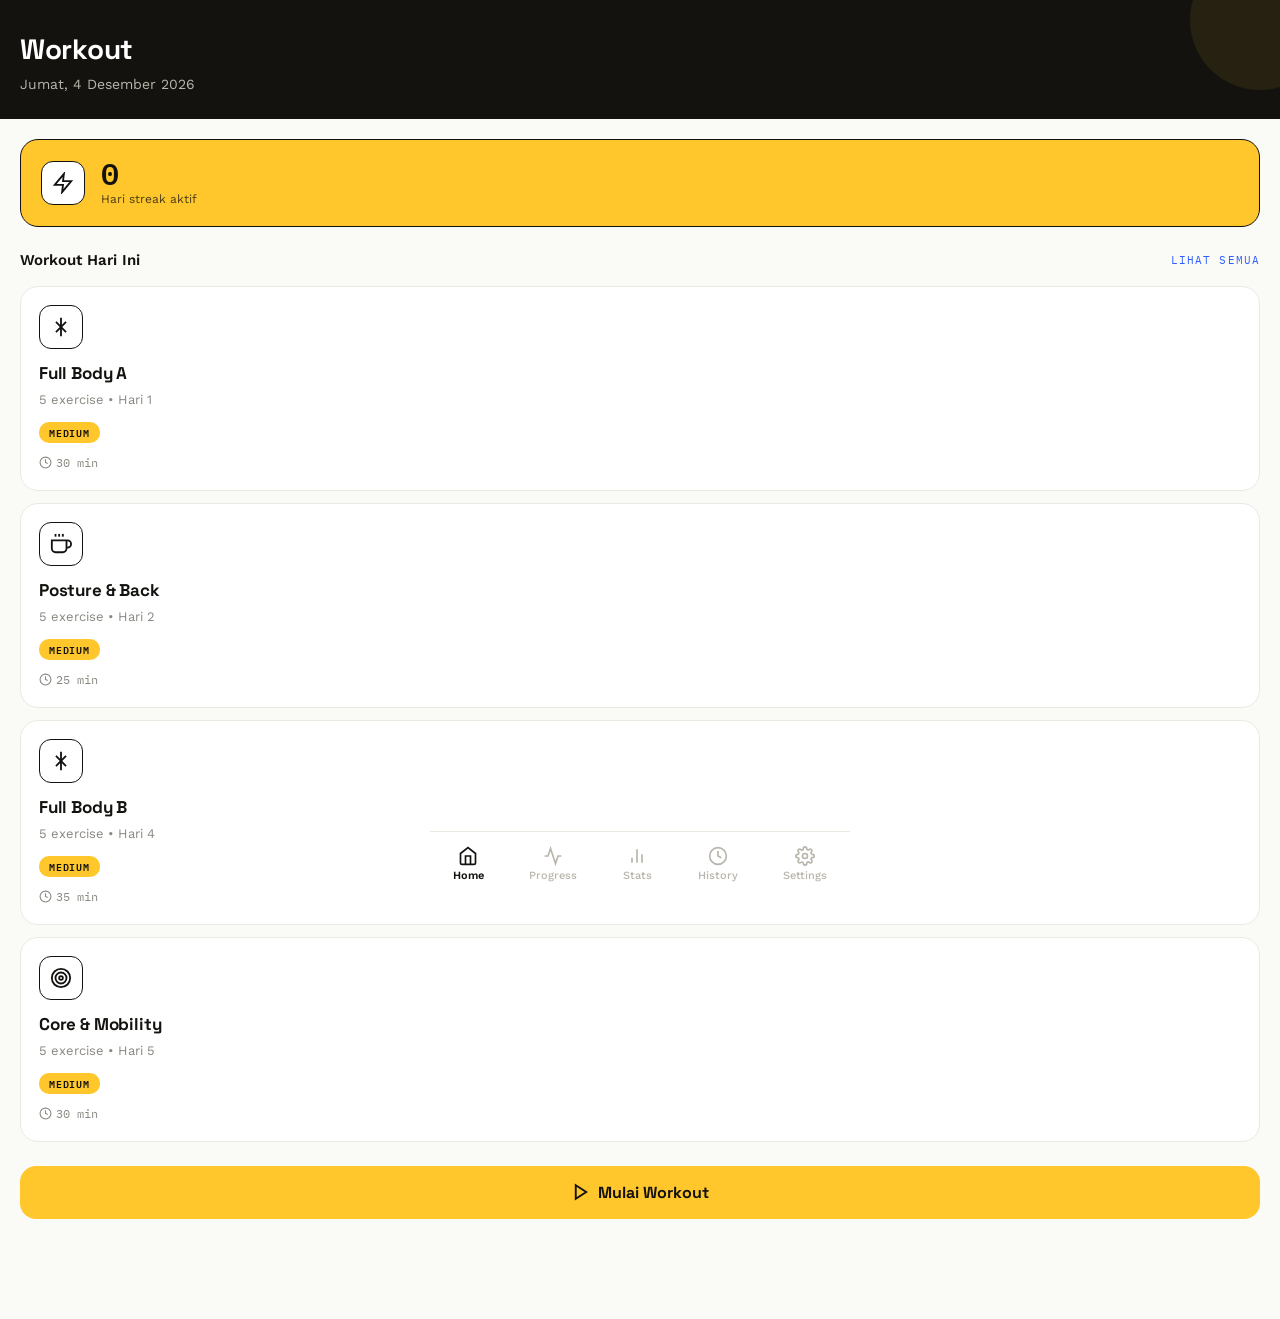
<file: workout-app/index.html>
<!DOCTYPE html>
<html lang="id">
<head>
  <meta charset="UTF-8">
  <meta name="viewport" content="width=device-width, initial-scale=1.0">
  <title>Workout Personal</title>
  <link rel="preconnect" href="https://fonts.googleapis.com">
  <link rel="preconnect" href="https://fonts.gstatic.com" crossorigin>
  <link href="https://fonts.googleapis.com/css2?family=Space+Grotesk:wght@600;700&family=Work+Sans:wght@400;500;600&family=IBM+Plex+Mono:wght@400;500;600&display=swap" rel="stylesheet">
  <style>
/* ========================================
   WORKOUT APP — DESIGN SYSTEM
   Colors: ink, yellow, blue
   Fonts: Space Grotesk, Work Sans, IBM Plex Mono
   ======================================== */

* {
  margin: 0;
  padding: 0;
  box-sizing: border-box;
}

:root {
  --ink: #14120F;
  --yellow: #FFC72C;
  --blue: #2F5EFF;
  --bg: #FAFAF7;
  --surface: #FFFFFF;
  --border: #EBE9E2;
  --muted: #B8B5AA;
  --muted-dark: #8A8880;
}

body {
  font-family: 'Work Sans', -apple-system, BlinkMacSystemFont, sans-serif;
  background: var(--bg);
  color: var(--ink);
  min-height: 100vh;
  line-height: 1.5;
  -webkit-font-smoothing: antialiased;
}

h1, h2, h3, h4 {
  font-family: 'Space Grotesk', sans-serif;
  font-weight: 700;
  letter-spacing: -0.01em;
}

.mono {
  font-family: 'IBM Plex Mono', monospace;
}

.label {
  font-family: 'IBM Plex Mono', monospace;
  text-transform: uppercase;
  letter-spacing: 0.1em;
  font-size: 11px;
  color: var(--muted-dark);
}

/* ========================================
   HEADER
   ======================================== */

header {
  background: var(--ink);
  color: var(--surface);
  padding: 28px 20px 24px;
  position: relative;
  overflow: hidden;
}

header::after {
  content: '';
  position: absolute;
  top: -50px;
  right: -50px;
  width: 140px;
  height: 140px;
  background: var(--yellow);
  border-radius: 50%;
  opacity: 0.08;
}

header h1 {
  font-size: 28px;
  margin-bottom: 4px;
}

header .subtitle {
  font-size: 14px;
  color: var(--muted);
}

/* ========================================
   NAVIGATION
   ======================================== */

#main-nav {
  position: fixed;
  bottom: 0;
  left: 50%;
  transform: translateX(-50%);
  width: 100%;
  max-width: 420px;
  background: var(--surface);
  border-top: 1.5px solid var(--border);
  display: flex;
  justify-content: space-around;
  padding: 10px 0 14px;
  z-index: 100;
}

.nav-btn {
  display: flex;
  flex-direction: column;
  align-items: center;
  gap: 3px;
  background: none;
  border: none;
  cursor: pointer;
  color: var(--muted);
  font-family: 'Work Sans', sans-serif;
  font-size: 11px;
  font-weight: 500;
  padding: 4px 10px;
  transition: color 0.2s;
}

.nav-btn svg {
  width: 20px;
  height: 20px;
  stroke-width: 2;
}

.nav-btn.active {
  color: var(--ink);
  font-weight: 600;
}

/* ========================================
   CARDS
   ======================================== */

.card {
  background: var(--surface);
  border: 1.5px solid var(--border);
  border-radius: 18px;
  padding: 18px;
  margin-bottom: 12px;
  transition: border-color 0.2s;
}

.card:active {
  border-color: var(--ink);
}

/* ========================================
   BUTTONS
   ======================================== */

.btn-primary {
  background: var(--yellow);
  color: var(--ink);
  border: none;
  padding: 16px 24px;
  border-radius: 16px;
  font-family: 'Space Grotesk', sans-serif;
  font-weight: 700;
  font-size: 16px;
  width: 100%;
  cursor: pointer;
  display: flex;
  align-items: center;
  justify-content: center;
  gap: 8px;
  transition: transform 0.15s;
}

.btn-primary:active {
  transform: scale(0.97);
}

.btn-primary svg {
  width: 18px;
  height: 18px;
  stroke-width: 2.5;
}

.btn-secondary {
  background: var(--surface);
  color: var(--ink);
  border: 1.5px solid var(--border);
  padding: 10px 16px;
  border-radius: 12px;
  font-family: 'Work Sans', sans-serif;
  font-weight: 500;
  font-size: 14px;
  cursor: pointer;
  transition: border-color 0.2s;
}

.btn-secondary:active {
  border-color: var(--ink);
}

/* ========================================
   BADGES
   ======================================== */

.badge {
  display: inline-block;
  padding: 3px 10px;
  border-radius: 10px;
  font-family: 'IBM Plex Mono', monospace;
  font-size: 10px;
  font-weight: 600;
  text-transform: uppercase;
  letter-spacing: 0.08em;
}

.badge-low {
  background: var(--ink);
  color: var(--surface);
}

.badge-medium {
  background: var(--yellow);
  color: var(--ink);
}

.badge-high {
  background: var(--blue);
  color: var(--surface);
}

/* ========================================
   STATS GRID
   ======================================== */

.stats-grid {
  display: grid;
  grid-template-columns: 1fr 1fr;
  gap: 12px;
  margin-bottom: 20px;
}

.stat-card {
  background: var(--surface);
  border: 1.5px solid var(--border);
  border-radius: 18px;
  padding: 16px;
}

.stat-icon {
  width: 36px;
  height: 36px;
  border: 1.5px solid var(--ink);
  border-radius: 10px;
  display: flex;
  align-items: center;
  justify-content: center;
  margin-bottom: 10px;
}

.stat-icon svg {
  width: 18px;
  height: 18px;
  stroke: var(--ink);
  stroke-width: 2;
}

.stat-value {
  font-family: 'IBM Plex Mono', monospace;
  font-size: 22px;
  font-weight: 600;
  margin-bottom: 2px;
}

.stat-label {
  font-size: 11px;
  color: var(--muted-dark);
}

/* ========================================
   SECTIONS
   ======================================== */

.section {
  margin-bottom: 24px;
}

.section-header {
  display: flex;
  justify-content: space-between;
  align-items: center;
  margin-bottom: 14px;
}

.section-title {
  font-size: 15px;
  font-weight: 600;
}

.section-link {
  font-family: 'IBM Plex Mono', monospace;
  font-size: 11px;
  color: var(--blue);
  text-transform: uppercase;
  letter-spacing: 0.1em;
  cursor: pointer;
}

/* ========================================
   STREAK CARD
   ======================================== */

.streak-card {
  background: var(--yellow);
  border: 1.5px solid var(--ink);
  border-radius: 18px;
  padding: 18px 20px;
  display: flex;
  align-items: center;
  gap: 16px;
  margin-bottom: 22px;
}

.streak-icon {
  width: 44px;
  height: 44px;
  border: 1.5px solid var(--ink);
  border-radius: 12px;
  background: var(--surface);
  display: flex;
  align-items: center;
  justify-content: center;
}

.streak-icon svg {
  width: 22px;
  height: 22px;
  stroke: var(--ink);
  stroke-width: 2;
}

.streak-value {
  font-family: 'IBM Plex Mono', monospace;
  font-size: 30px;
  font-weight: 600;
  line-height: 1;
}

.streak-label {
  font-size: 12px;
  color: var(--ink);
  opacity: 0.75;
  margin-top: 2px;
}

/* ========================================
   WORKOUT CARD
   ======================================== */

.workout-card {
  cursor: pointer;
}

.workout-icon {
  width: 44px;
  height: 44px;
  border: 1.5px solid var(--ink);
  border-radius: 12px;
  display: flex;
  align-items: center;
  justify-content: center;
  margin-bottom: 12px;
}

.workout-icon svg {
  width: 22px;
  height: 22px;
  stroke: var(--ink);
  stroke-width: 2;
}

.workout-card h3 {
  font-size: 17px;
  margin-bottom: 4px;
}

.workout-card .desc {
  font-size: 13px;
  color: var(--muted-dark);
  margin-bottom: 10px;
}

.workout-card .meta {
  display: flex;
  gap: 14px;
  font-size: 12px;
  color: var(--muted-dark);
  font-family: 'IBM Plex Mono', monospace;
}

.workout-card .meta span {
  display: flex;
  align-items: center;
  gap: 4px;
}

.workout-card .meta svg {
  width: 13px;
  height: 13px;
  stroke-width: 2;
}

/* ========================================
   CHART
   ======================================== */

.chart-container {
  background: var(--surface);
  border: 1.5px solid var(--border);
  border-radius: 18px;
  padding: 18px;
  margin-bottom: 20px;
}

.chart-header {
  display: flex;
  justify-content: space-between;
  align-items: flex-start;
  margin-bottom: 16px;
}

.chart-value {
  font-family: 'IBM Plex Mono', monospace;
  font-size: 26px;
  font-weight: 600;
}

.chart-change {
  font-family: 'IBM Plex Mono', monospace;
  font-size: 11px;
  color: var(--blue);
  margin-top: 2px;
}

.chart-svg {
  width: 100%;
  height: 110px;
  display: block;
}

.chart-axis {
  display: flex;
  justify-content: space-between;
  margin-top: 6px;
}

/* ========================================
   HISTORY
   ======================================== */

.history-item {
  background: var(--surface);
  border: 1.5px solid var(--border);
  border-radius: 18px;
  padding: 14px 16px;
  margin-bottom: 10px;
  display: flex;
  align-items: center;
  gap: 14px;
}

.history-icon {
  width: 40px;
  height: 40px;
  border: 1.5px solid var(--ink);
  border-radius: 11px;
  display: flex;
  align-items: center;
  justify-content: center;
  flex-shrink: 0;
}

.history-icon svg {
  width: 20px;
  height: 20px;
  stroke: var(--ink);
  stroke-width: 2;
}

.history-info {
  flex: 1;
  min-width: 0;
}

.history-title {
  font-weight: 600;
  font-size: 14px;
  margin-bottom: 2px;
}

.history-meta {
  font-size: 12px;
  color: var(--muted-dark);
}

.history-date {
  font-family: 'IBM Plex Mono', monospace;
  font-size: 11px;
  color: var(--muted);
  flex-shrink: 0;
}

.timeline-label {
  font-family: 'IBM Plex Mono', monospace;
  font-size: 11px;
  color: var(--muted);
  text-transform: uppercase;
  letter-spacing: 0.1em;
  margin: 18px 0 10px;
}

/* ========================================
   SETTINGS
   ======================================== */

.settings-group {
  background: var(--surface);
  border: 1.5px solid var(--border);
  border-radius: 18px;
  overflow: hidden;
  margin-bottom: 14px;
}

.settings-item {
  padding: 15px 18px;
  display: flex;
  justify-content: space-between;
  align-items: center;
  border-bottom: 1px solid var(--border);
}

.settings-item:last-child {
  border-bottom: none;
}

.settings-label {
  font-size: 14px;
  font-weight: 500;
}

.settings-value {
  font-family: 'IBM Plex Mono', monospace;
  font-size: 13px;
  color: var(--muted-dark);
}

.toggle {
  width: 44px;
  height: 26px;
  background: var(--border);
  border-radius: 13px;
  position: relative;
  cursor: pointer;
  transition: background 0.3s;
}

.toggle.on {
  background: var(--yellow);
}

.toggle::after {
  content: '';
  position: absolute;
  width: 20px;
  height: 20px;
  background: var(--surface);
  border: 1.5px solid var(--ink);
  border-radius: 50%;
  top: 3px;
  left: 3px;
  transition: transform 0.3s;
}

.toggle.on::after {
  transform: translateX(18px);
}

/* ========================================
   SCREEN SWITCHING
   ======================================== */

.screen {
  display: none;
}

.screen.active {
  display: block;
}

/* ========================================
   SESSION SCREEN
   ======================================== */

.session-screen {
  padding: 20px;
}

.session-top {
  display: flex;
  justify-content: space-between;
  align-items: center;
  margin-bottom: 28px;
}

.session-exercise {
  text-align: center;
  margin-bottom: 28px;
}

.session-exercise h2 {
  font-size: 22px;
  margin-bottom: 6px;
}

.session-info {
  font-size: 13px;
  color: var(--muted-dark);
}

.timer-container {
  display: flex;
  justify-content: center;
  margin: 16px 0 32px;
}

.timer-ring {
  width: 220px;
  height: 220px;
  position: relative;
  display: flex;
  align-items: center;
  justify-content: center;
}

.timer-ring svg {
  position: absolute;
  transform: rotate(-90deg);
}

.timer-ring circle {
  fill: none;
  stroke-linecap: round;
}

.timer-bg {
  stroke: var(--border);
  stroke-width: 6;
}

.timer-progress {
  stroke: var(--yellow);
  stroke-width: 6;
  stroke-dasharray: 628;
  stroke-dashoffset: 157;
}

.timer-display {
  font-family: 'IBM Plex Mono', monospace;
  font-size: 48px;
  font-weight: 600;
  color: var(--ink);
}

.timer-label {
  text-align: center;
  font-size: 12px;
  color: var(--muted-dark);
  margin-top: -20px;
  margin-bottom: 28px;
}

.rep-counter {
  display: flex;
  flex-direction: column;
  justify-content: center;
  align-items: center;
  gap: 2px;
  margin-bottom: 28px;
}

.rep-current {
  font-family: 'IBM Plex Mono', monospace;
  font-size: 56px;
  font-weight: 600;
  color: var(--ink);
  line-height: 1;
}

.rep-total {
  font-family: 'IBM Plex Mono', monospace;
  font-size: 11px;
  text-transform: uppercase;
  letter-spacing: 0.1em;
  color: var(--muted-dark);
}

.progress-dots {
  display: flex;
  justify-content: center;
  gap: 6px;
  margin-bottom: 22px;
}

.progress-dot {
  width: 8px;
  height: 8px;
  border-radius: 50%;
  background: var(--border);
}

.progress-dot.completed {
  background: var(--ink);
}

.progress-dot.current {
  background: var(--yellow);
  width: 22px;
  border-radius: 4px;
}

.session-actions {
  display: flex;
  gap: 10px;
  margin-top: 16px;
}

.session-actions .btn-primary {
  flex: 2;
}

.session-actions .btn-secondary {
  flex: 1;
}

/* ========================================
   FILTER PILLS
   ======================================== */

.filter-pills {
  display: flex;
  gap: 8px;
  margin-bottom: 18px;
  overflow-x: auto;
}

.pill {
  background: var(--surface);
  border: 1.5px solid var(--border);
  padding: 7px 14px;
  border-radius: 11px;
  font-size: 12px;
  font-weight: 500;
  cursor: pointer;
  white-space: nowrap;
  transition: all 0.2s;
}

.pill.active {
  background: var(--ink);
  color: var(--surface);
  border-color: var(--ink);
}

/* ========================================
   ANIMATIONS
   ======================================== */

@keyframes fadeUp {
  from {
    opacity: 0;
    transform: translateY(10px);
  }
  to {
    opacity: 1;
    transform: translateY(0);
  }
}

.fade-in {
  animation: fadeUp 0.4s ease-out both;
}

.delay-1 { animation-delay: 0.05s; }
.delay-2 { animation-delay: 0.1s; }
.delay-3 { animation-delay: 0.15s; }
.delay-4 { animation-delay: 0.2s; }
.delay-5 { animation-delay: 0.25s; }

/* ========================================
   UTILITIES
   ======================================== */

.pad {
  padding: 0 20px;
}

#main {
  padding: 20px;
  padding-bottom: 100px;
}

  </style>
</head>
<body>
  <div id="app">
    <header>
      <h1>Workout</h1>
      <div class="subtitle">Senin, 23 Juli 2026</div>
    </header>

    <main id="main">
      <!-- HOME SCREEN -->
      <div id="home-screen" class="screen active">
        <div class="streak-card fade-in">
          <div class="streak-icon">
            <svg viewBox="0 0 24 24" fill="none" stroke="currentColor">
              <path d="M13 2L3 14h9l-1 8 10-12h-9l1-8z"/>
            </svg>
          </div>
          <div>
            <div class="streak-value">7</div>
            <div class="streak-label">Hari streak aktif</div>
          </div>
        </div>

        <div class="section fade-in delay-1">
          <div class="section-header">
            <div class="section-title">Workout Hari Ini</div>
            <div class="section-link">Lihat Semua</div>
          </div>

          <div class="card workout-card" data-workout="1">
            <div class="workout-icon">
              <svg viewBox="0 0 24 24" fill="none" stroke="currentColor">
                <path d="M6.5 6.5L17.5 17.5M6.5 17.5L17.5 6.5M12 2V22"/>
              </svg>
            </div>
            <h3>Full Body A</h3>
            <div class="desc">5 exercise • Beginner</div>
            <div style="margin-bottom: 10px;">
              <span class="badge badge-medium">Medium</span>
            </div>
            <div class="meta">
              <span>
                <svg viewBox="0 0 24 24" fill="none" stroke="currentColor">
                  <circle cx="12" cy="12" r="10"/>
                  <polyline points="12 6 12 12 16 14"/>
                </svg>
                30 min
              </span>
              <span>
                <svg viewBox="0 0 24 24" fill="none" stroke="currentColor">
                  <path d="M13 2L3 14h9l-1 8 10-12h-9l1-8z"/>
                </svg>
                220 cal
              </span>
            </div>
          </div>

          <div class="card workout-card" data-workout="2">
            <div class="workout-icon">
              <svg viewBox="0 0 24 24" fill="none" stroke="currentColor">
                <path d="M18 8h1a4 4 0 0 1 0 8h-1M2 8h16v9a4 4 0 0 1-4 4H6a4 4 0 0 1-4-4V8z"/>
                <line x1="6" y1="1" x2="6" y2="4"/>
                <line x1="10" y1="1" x2="10" y2="4"/>
                <line x1="14" y1="1" x2="14" y2="4"/>
              </svg>
            </div>
            <h3>Posture & Back</h3>
            <div class="desc">4 exercise • Focus form</div>
            <div style="margin-bottom: 10px;">
              <span class="badge badge-low">Low</span>
            </div>
            <div class="meta">
              <span>
                <svg viewBox="0 0 24 24" fill="none" stroke="currentColor">
                  <circle cx="12" cy="12" r="10"/>
                  <polyline points="12 6 12 12 16 14"/>
                </svg>
                25 min
              </span>
              <span>
                <svg viewBox="0 0 24 24" fill="none" stroke="currentColor">
                  <path d="M13 2L3 14h9l-1 8 10-12h-9l1-8z"/>
                </svg>
                150 cal
              </span>
            </div>
          </div>

          <div class="card workout-card" data-workout="3">
            <div class="workout-icon">
              <svg viewBox="0 0 24 24" fill="none" stroke="currentColor">
                <circle cx="12" cy="12" r="10"/>
                <circle cx="12" cy="12" r="6"/>
                <circle cx="12" cy="12" r="2"/>
              </svg>
            </div>
            <h3>Core & Flexibility</h3>
            <div class="desc">6 exercise • Intermediate</div>
            <div style="margin-bottom: 10px;">
              <span class="badge badge-high">High</span>
            </div>
            <div class="meta">
              <span>
                <svg viewBox="0 0 24 24" fill="none" stroke="currentColor">
                  <circle cx="12" cy="12" r="10"/>
                  <polyline points="12 6 12 12 16 14"/>
                </svg>
                35 min
              </span>
              <span>
                <svg viewBox="0 0 24 24" fill="none" stroke="currentColor">
                  <path d="M13 2L3 14h9l-1 8 10-12h-9l1-8z"/>
                </svg>
                280 cal
              </span>
            </div>
          </div>
        </div>

        <button class="btn-primary fade-in delay-2" id="start-workout-btn">
          <svg viewBox="0 0 24 24" fill="none" stroke="currentColor">
            <polygon points="5 3 19 12 5 21 5 3"/>
          </svg>
          Mulai Workout
        </button>
      </div>

      <!-- SESSION SCREEN -->
      <div id="session-screen" class="screen session-screen">
        <div class="session-top">
          <button class="btn-secondary" id="exit-session-btn">
            <svg viewBox="0 0 24 24" fill="none" stroke="currentColor" style="width: 16px; height: 16px; stroke-width: 2;">
              <line x1="19" y1="12" x2="5" y2="12"/>
              <polyline points="12 19 5 12 12 5"/>
            </svg>
            Keluar
          </button>
          <div class="label">Exercise 2/5</div>
        </div>

        <div class="progress-dots">
          <div class="progress-dot completed"></div>
          <div class="progress-dot current"></div>
          <div class="progress-dot"></div>
          <div class="progress-dot"></div>
          <div class="progress-dot"></div>
        </div>

        <div class="session-exercise">
          <h2>Push-up</h2>
          <div class="session-info">Set 2 dari 3 • 60s rest</div>
        </div>

        <div class="timer-container">
          <div class="timer-ring">
            <svg width="220" height="220" viewBox="0 0 220 220">
              <circle class="timer-bg" cx="110" cy="110" r="100"/>
              <circle class="timer-progress" cx="110" cy="110" r="100"/>
            </svg>
            <div class="timer-display">0:45</div>
          </div>
        </div>
        <div class="timer-label">Sisa waktu istirahat</div>

        <div class="rep-counter">
          <span class="rep-current">12</span>
          <span class="rep-total">Target Reps</span>
        </div>

        <button class="btn-primary" id="complete-set-btn">
          <svg viewBox="0 0 24 24" fill="none" stroke="currentColor">
            <polyline points="20 6 9 17 4 12"/>
          </svg>
          Selesai Set
        </button>

        <div class="session-actions">
          <button class="btn-secondary" id="pause-timer-btn">Pause</button>
          <button class="btn-secondary" id="skip-exercise-btn">Skip</button>
        </div>
      </div>

      <!-- PROGRESS SCREEN -->
      <div id="progress-screen" class="screen">
        <div class="section fade-in">
          <div class="section-title" style="margin-bottom: 14px;">Berat Badan</div>
          <div class="chart-container">
            <div class="chart-header">
              <div>
                <div class="chart-value">65.5 kg</div>
                <div class="chart-change">↓ 1.2 kg</div>
              </div>
              <button class="btn-secondary" style="padding: 8px 14px; font-size: 13px;">+ Catat</button>
            </div>
            <svg class="chart-svg" viewBox="0 0 340 110" preserveAspectRatio="none">
              <path d="M0,90 C40,85 80,70 120,65 C160,60 200,75 240,50 C280,30 320,20 340,15" 
                    fill="none" stroke="#2F5EFF" stroke-width="2.5" stroke-linecap="round"/>
              <circle cx="340" cy="15" r="4" fill="#2F5EFF"/>
            </svg>
            <div class="chart-axis">
              <span class="label">1 Jun</span>
              <span class="label">15 Jun</span>
              <span class="label">30 Jun</span>
              <span class="label">15 Jul</span>
            </div>
          </div>
        </div>

        <div class="section fade-in delay-1">
          <div class="section-title" style="margin-bottom: 14px;">Pengukuran Tubuh</div>
          <div class="stats-grid">
            <div class="stat-card">
              <div class="stat-icon">
                <svg viewBox="0 0 24 24" fill="none" stroke="currentColor">
                  <path d="M2 12h20M12 2v20"/>
                </svg>
              </div>
              <div class="stat-value">86</div>
              <div class="stat-label">Pinggang (cm)</div>
            </div>
            <div class="stat-card">
              <div class="stat-icon">
                <svg viewBox="0 0 24 24" fill="none" stroke="currentColor">
                  <path d="M6.5 6.5L17.5 17.5M6.5 17.5L17.5 6.5"/>
                </svg>
              </div>
              <div class="stat-value">32</div>
              <div class="stat-label">Lengan (cm)</div>
            </div>
            <div class="stat-card">
              <div class="stat-icon">
                <svg viewBox="0 0 24 24" fill="none" stroke="currentColor">
                  <path d="M12 2v20M2 12h20"/>
                </svg>
              </div>
              <div class="stat-value">54</div>
              <div class="stat-label">Paha (cm)</div>
            </div>
            <div class="stat-card">
              <div class="stat-icon">
                <svg viewBox="0 0 24 24" fill="none" stroke="currentColor">
                  <path d="M20.84 4.61a5.5 5.5 0 0 0-7.78 0L12 5.67l-1.06-1.06a5.5 5.5 0 0 0-7.78 7.78l1.06 1.06L12 21.23l7.78-7.78 1.06-1.06a5.5 5.5 0 0 0 0-7.78z"/>
                </svg>
              </div>
              <div class="stat-value">96</div>
              <div class="stat-label">Dada (cm)</div>
            </div>
          </div>
        </div>
      </div>

      <!-- STATISTICS SCREEN -->
      <div id="statistics-screen" class="screen">
        <div class="stats-grid fade-in">
          <div class="stat-card">
            <div class="stat-icon">
              <svg viewBox="0 0 24 24" fill="none" stroke="currentColor">
                <path d="M6.5 6.5L17.5 17.5M6.5 17.5L17.5 6.5M12 2V22"/>
              </svg>
            </div>
            <div class="stat-value">48</div>
            <div class="stat-label">Total Workout</div>
          </div>
          <div class="stat-card">
            <div class="stat-icon">
              <svg viewBox="0 0 24 24" fill="none" stroke="currentColor">
                <path d="M13 2L3 14h9l-1 8 10-12h-9l1-8z"/>
              </svg>
            </div>
            <div class="stat-value">7</div>
            <div class="stat-label">Current Streak</div>
          </div>
          <div class="stat-card">
            <div class="stat-icon">
              <svg viewBox="0 0 24 24" fill="none" stroke="currentColor">
                <circle cx="12" cy="12" r="10"/>
                <polyline points="12 6 12 12 16 14"/>
              </svg>
            </div>
            <div class="stat-value">24h</div>
            <div class="stat-label">Total Time</div>
          </div>
          <div class="stat-card">
            <div class="stat-icon">
              <svg viewBox="0 0 24 24" fill="none" stroke="currentColor">
                <path d="M13 2L3 14h9l-1 8 10-12h-9l1-8z"/>
              </svg>
            </div>
            <div class="stat-value">8.4k</div>
            <div class="stat-label">Calories Burn</div>
          </div>
        </div>

        <div class="section fade-in delay-1">
          <div class="section-title" style="margin-bottom: 14px;">Personal Best</div>
          <div class="card" style="margin-bottom: 10px;">
            <div style="display: flex; justify-content: space-between; align-items: center;">
              <div>
                <div class="label" style="margin-bottom: 4px;">Push-up (1 set)</div>
                <div class="mono" style="font-size: 20px; font-weight: 600;">25 reps</div>
              </div>
              <svg viewBox="0 0 24 24" fill="none" stroke="currentColor" style="width: 32px; height: 32px; stroke-width: 2;">
                <path d="M6.5 6.5L17.5 17.5M6.5 17.5L17.5 6.5"/>
              </svg>
            </div>
          </div>
          <div class="card" style="margin-bottom: 10px;">
            <div style="display: flex; justify-content: space-between; align-items: center;">
              <div>
                <div class="label" style="margin-bottom: 4px;">Plank Hold</div>
                <div class="mono" style="font-size: 20px; font-weight: 600;">1:45 min</div>
              </div>
              <svg viewBox="0 0 24 24" fill="none" stroke="currentColor" style="width: 32px; height: 32px; stroke-width: 2;">
                <circle cx="12" cy="12" r="10"/>
                <circle cx="12" cy="12" r="6"/>
                <circle cx="12" cy="12" r="2"/>
              </svg>
            </div>
          </div>
          <div class="card">
            <div style="display: flex; justify-content: space-between; align-items: center;">
              <div>
                <div class="label" style="margin-bottom: 4px;">Longest Streak</div>
                <div class="mono" style="font-size: 20px; font-weight: 600;">14 hari</div>
              </div>
              <svg viewBox="0 0 24 24" fill="none" stroke="currentColor" style="width: 32px; height: 32px; stroke-width: 2;">
                <path d="M13 2L3 14h9l-1 8 10-12h-9l1-8z"/>
              </svg>
            </div>
          </div>
        </div>
      </div>

      <!-- HISTORY SCREEN -->
      <div id="history-screen" class="screen">
        <div class="filter-pills fade-in">
          <button class="pill active">Semua</button>
          <button class="pill">Minggu ini</button>
          <button class="pill">Bulan ini</button>
        </div>

        <div class="timeline-label fade-in delay-1">Hari Ini</div>
        <div class="history-item fade-in delay-1">
          <div class="history-icon">
            <svg viewBox="0 0 24 24" fill="none" stroke="currentColor">
              <path d="M6.5 6.5L17.5 17.5M6.5 17.5L17.5 6.5M12 2V22"/>
            </svg>
          </div>
          <div class="history-info">
            <div class="history-title">Full Body A</div>
            <div class="history-meta">5 exercise • 28 menit • 220 cal</div>
          </div>
          <div class="history-date">09:30</div>
        </div>

        <div class="timeline-label fade-in delay-2">Kemarin</div>
        <div class="history-item fade-in delay-2">
          <div class="history-icon">
            <svg viewBox="0 0 24 24" fill="none" stroke="currentColor">
              <path d="M18 8h1a4 4 0 0 1 0 8h-1M2 8h16v9a4 4 0 0 1-4 4H6a4 4 0 0 1-4-4V8z"/>
              <line x1="6" y1="1" x2="6" y2="4"/>
              <line x1="10" y1="1" x2="10" y2="4"/>
              <line x1="14" y1="1" x2="14" y2="4"/>
            </svg>
          </div>
          <div class="history-info">
            <div class="history-title">Posture & Back</div>
            <div class="history-meta">4 exercise • 22 menit • 150 cal</div>
          </div>
          <div class="history-date">18:15</div>
        </div>

        <div class="history-item fade-in delay-3">
          <div class="history-icon">
            <svg viewBox="0 0 24 24" fill="none" stroke="currentColor">
              <circle cx="12" cy="12" r="10"/>
              <circle cx="12" cy="12" r="6"/>
              <circle cx="12" cy="12" r="2"/>
            </svg>
          </div>
          <div class="history-info">
            <div class="history-title">Core & Flexibility</div>
            <div class="history-meta">6 exercise • 32 menit • 260 cal</div>
          </div>
          <div class="history-date">07:00</div>
        </div>

        <div class="timeline-label fade-in delay-4">21 Juli 2026</div>
        <div class="history-item fade-in delay-4">
          <div class="history-icon">
            <svg viewBox="0 0 24 24" fill="none" stroke="currentColor">
              <path d="M6.5 6.5L17.5 17.5M6.5 17.5L17.5 6.5M12 2V22"/>
            </svg>
          </div>
          <div class="history-info">
            <div class="history-title">Full Body B</div>
            <div class="history-meta">5 exercise • 30 menit • 240 cal</div>
          </div>
          <div class="history-date">10:00</div>
        </div>
      </div>

      <!-- SETTINGS SCREEN -->
      <div id="settings-screen" class="screen">
        <div class="section fade-in">
          <div class="section-title" style="margin-bottom: 14px;">Timer & Audio</div>
          <div class="settings-group">
            <div class="settings-item">
              <span class="settings-label">Rest Timer</span>
              <span class="settings-value">60 detik</span>
            </div>
            <div class="settings-item">
              <span class="settings-label">Suara Timer</span>
              <div class="toggle on"></div>
            </div>
            <div class="settings-item">
              <span class="settings-label">Getaran</span>
              <div class="toggle on"></div>
            </div>
            <div class="settings-item">
              <span class="settings-label">Countdown Voice</span>
              <div class="toggle"></div>
            </div>
          </div>
        </div>

        <div class="section fade-in delay-1">
          <div class="section-title" style="margin-bottom: 14px;">Tampilan</div>
          <div class="settings-group">
            <div class="settings-item">
              <span class="settings-label">Dark Mode</span>
              <div class="toggle"></div>
            </div>
            <div class="settings-item">
              <span class="settings-label">Animasi</span>
              <div class="toggle on"></div>
            </div>
          </div>
        </div>

        <div class="section fade-in delay-2">
          <div class="section-title" style="margin-bottom: 14px;">Data</div>
          <div class="settings-group">
            <div class="settings-item" style="cursor: pointer;">
              <span class="settings-label">Export Data</span>
              <svg viewBox="0 0 24 24" fill="none" stroke="currentColor" style="width: 18px; height: 18px; stroke-width: 2; color: var(--muted);">
                <polyline points="9 18 15 12 9 6"/>
              </svg>
            </div>
            <div class="settings-item" style="cursor: pointer;">
              <span class="settings-label">Import Data</span>
              <svg viewBox="0 0 24 24" fill="none" stroke="currentColor" style="width: 18px; height: 18px; stroke-width: 2; color: var(--muted);">
                <polyline points="9 18 15 12 9 6"/>
              </svg>
            </div>
            <div class="settings-item" style="cursor: pointer;">
              <span class="settings-label" style="color: var(--blue);">Hapus Semua Data</span>
              <svg viewBox="0 0 24 24" fill="none" stroke="currentColor" style="width: 18px; height: 18px; stroke-width: 2; color: var(--muted);">
                <polyline points="9 18 15 12 9 6"/>
              </svg>
            </div>
          </div>
        </div>

        <div style="text-align: center; margin-top: 32px; color: var(--muted); font-size: 12px;" class="fade-in delay-3">
          <div style="font-family: 'Space Grotesk', sans-serif; font-weight: 600; font-size: 14px; margin-bottom: 4px;">Workout Personal</div>
          <div>Version 2.0</div>
        </div>
      </div>
    </main>

    <nav id="main-nav">
      <button class="nav-btn active" data-screen="home">
        <svg viewBox="0 0 24 24" fill="none" stroke="currentColor">
          <path d="M3 9l9-7 9 7v11a2 2 0 0 1-2 2H5a2 2 0 0 1-2-2z"/>
          <polyline points="9 22 9 12 15 12 15 22"/>
        </svg>
        Home
      </button>
      <button class="nav-btn" data-screen="progress">
        <svg viewBox="0 0 24 24" fill="none" stroke="currentColor">
          <polyline points="22 12 18 12 15 21 9 3 6 12 2 12"/>
        </svg>
        Progress
      </button>
      <button class="nav-btn" data-screen="statistics">
        <svg viewBox="0 0 24 24" fill="none" stroke="currentColor">
          <line x1="18" y1="20" x2="18" y2="10"/>
          <line x1="12" y1="20" x2="12" y2="4"/>
          <line x1="6" y1="20" x2="6" y2="14"/>
        </svg>
        Stats
      </button>
      <button class="nav-btn" data-screen="history">
        <svg viewBox="0 0 24 24" fill="none" stroke="currentColor">
          <circle cx="12" cy="12" r="10"/>
          <polyline points="12 6 12 12 16 14"/>
        </svg>
        History
      </button>
      <button class="nav-btn" data-screen="settings">
        <svg viewBox="0 0 24 24" fill="none" stroke="currentColor">
          <circle cx="12" cy="12" r="3"/>
          <path d="M19.4 15a1.65 1.65 0 0 0 .33 1.82l.06.06a2 2 0 0 1 0 2.83 2 2 0 0 1-2.83 0l-.06-.06a1.65 1.65 0 0 0-1.82-.33 1.65 1.65 0 0 0-1 1.51V21a2 2 0 0 1-2 2 2 2 0 0 1-2-2v-.09A1.65 1.65 0 0 0 9 19.4a1.65 1.65 0 0 0-1.82.33l-.06.06a2 2 0 0 1-2.83 0 2 2 0 0 1 0-2.83l.06-.06a1.65 1.65 0 0 0 .33-1.82 1.65 1.65 0 0 0-1.51-1H3a2 2 0 0 1-2-2 2 2 0 0 1 2-2h.09A1.65 1.65 0 0 0 4.6 9a1.65 1.65 0 0 0-.33-1.82l-.06-.06a2 2 0 0 1 0-2.83 2 2 0 0 1 2.83 0l.06.06a1.65 1.65 0 0 0 1.82.33H9a1.65 1.65 0 0 0 1-1.51V3a2 2 0 0 1 2-2 2 2 0 0 1 2 2v.09a1.65 1.65 0 0 0 1 1.51 1.65 1.65 0 0 0 1.82-.33l.06-.06a2 2 0 0 1 2.83 0 2 2 0 0 1 0 2.83l-.06.06a1.65 1.65 0 0 0-.33 1.82V9a1.65 1.65 0 0 0 1.51 1H21a2 2 0 0 1 2 2 2 2 0 0 1-2 2h-.09a1.65 1.65 0 0 0-1.51 1z"/>
        </svg>
        Settings
      </button>
    </nav>
  </div>

  <script src="js/storage.js"></script>
  <script src="js/workout.js"></script>
  <script src="js/session.js"></script>
  <script src="js/timer.js"></script>
  <script src="js/progress.js"></script>
  <script src="js/statistics.js"></script>
  <script src="js/settings.js"></script>
  <script src="js/exportimport.js"></script>
  <script src="js/app.js"></script>
</body>
</html>
</file>
